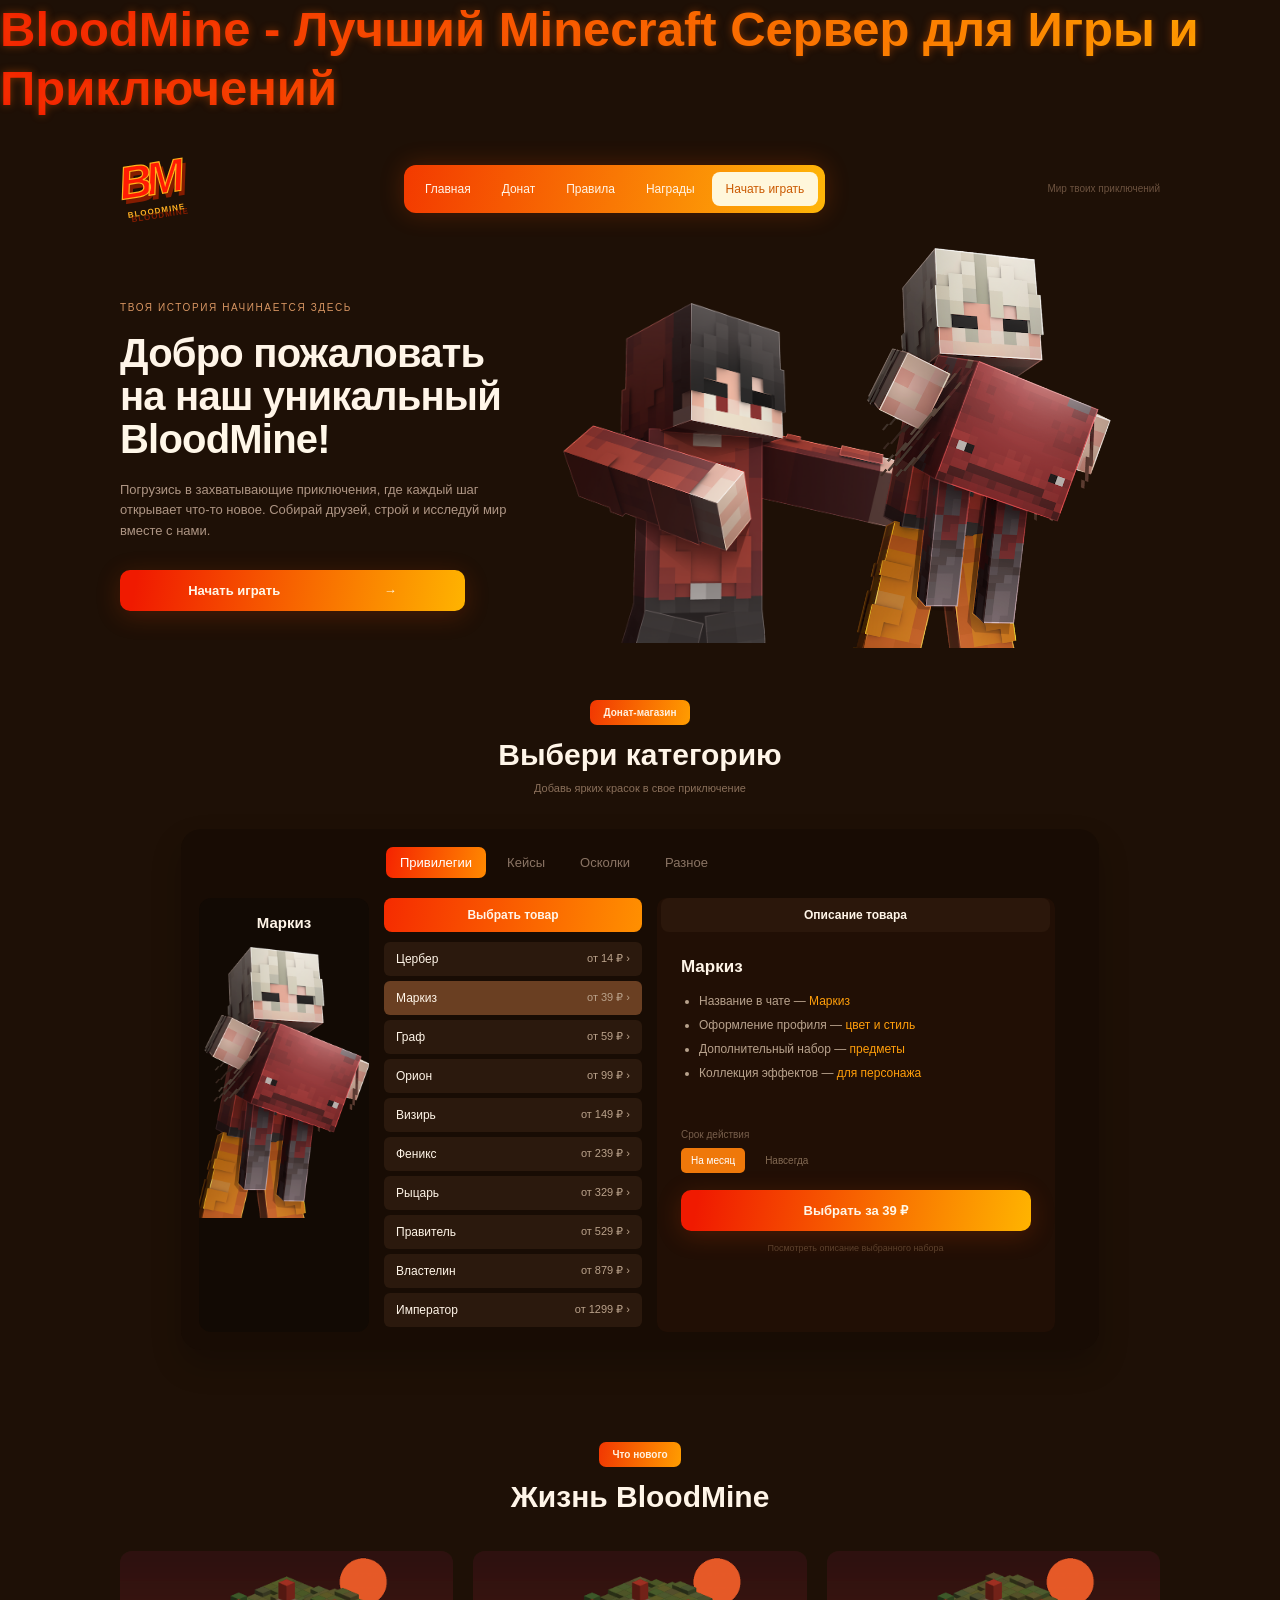
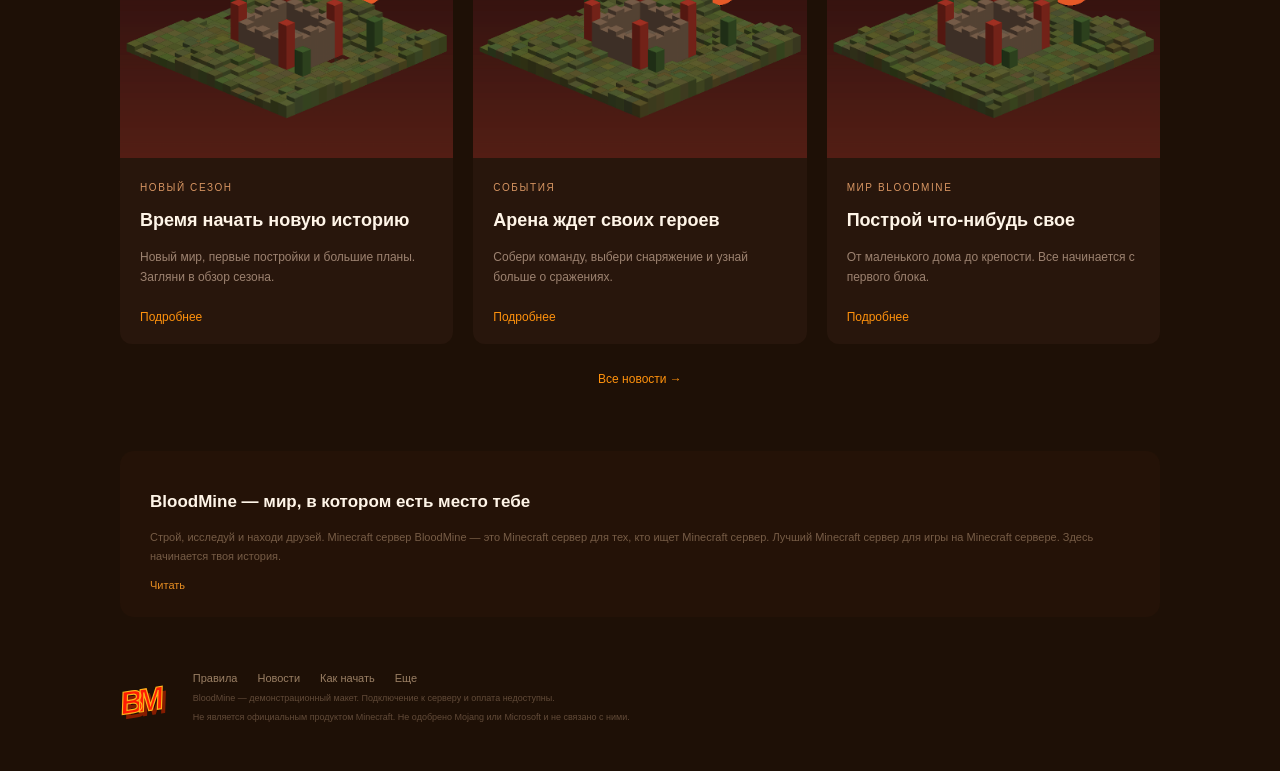
<file: index.html>
<!DOCTYPE html>
<html lang="ru">
<head>
  <meta charset="UTF-8">
  <title>Главная</title>
  <meta name="description" content="BloodMine — лучший Minecraft сервер для игры и приключений. Строй, исследуй и находи друзей в нашем уникальном мире. Узнай о наборах, правилах и как начать играть.">
  <meta name="keywords" content="minecraft, сервер, сервер майнкрафт, майнкрафт сервер, лучший сервер, донат, minecraft сервер">
  <script src="assets/js/catalog.js"></script>
  <script src="assets/js/widgets.js"></script>
  <link rel="stylesheet" href="assets/css/components.css">
  <link rel="stylesheet" href="assets/css/styles.css">
  <style>h1 { /* Или более специфичный селектор, например .page-rules h1 */
  font-size: 3.5em; /* Чуть меньше, чем на главной */
  margin: 0 0 20px 0;
  background: linear-gradient(100deg, #f01a00 5%, #ffb400 100%);
  -webkit-background-clip: text;
  -webkit-text-fill-color: transparent;
  background-clip: text;
  color: transparent;
  text-shadow: 0 0 8px rgba(255, 100, 0, 0.4);
  line-height: 1.2;
}</style>
</head>
<body>
        <h1 class="h1">BloodMine - Лучший Minecraft Сервер для Игры и Приключений</h1>
    <div class="header wrap">
      <a class="logo" href="index.html">BM<span>BLOODMINE</span></a>
      <div class="nav">
        <a href="index.html">Главная</a><a href="index.html#shop">Донат</a><a href="rules.html">Правила</a><a href="rewards.html">Награды</a>
        <a class="nav-light" href="how-to-play.html">Начать играть</a>
      </div>
      <div class="header-note">Мир твоих приключений</div>
    </div>
    <div class="hero wrap">
      <div class="hero-copy"><span class="eyebrow">Твоя история начинается здесь</span><h2>Добро пожаловать<br>на наш уникальный<br><span>BloodMine!</span></h2>
      <p>Погрузись в захватывающие приключения, где каждый шаг открывает что-то новое. Собирай друзей, строй и исследуй мир вместе с нами.</p>
      <a class="orange hero-button" href="how-to-play.html">Начать играть <span>→</span></a></div>
      <div class="hero-players"><img class="hero-back" alt="Игровой герой" src="assets/images/hero-secondary.png"><img class="hero-front" src="assets/images/player.png"></div>
    </div>
    <div class="shop-section wrap" id="shop">
      <div class="section-title"><span class="pill">Донат-магазин</span><h2>Выбери категорию</h2><p>Добавь ярких красок в свое приключение</p></div>
      <div class="store">
        <div class="tabs"><div class="tab active" data-category="ranks" onclick="setCategory('ranks')">Привилегии</div><div class="tab" data-category="cases" onclick="setCategory('cases')">Кейсы</div><div class="tab" data-category="shards" onclick="setCategory('shards')">Осколки</div><div class="tab" data-category="other" onclick="setCategory('other')">Разное</div></div>
        <div class="store-body"><div class="store-preview"><h4 id="preview-name">Маркиз</h4><img alt="Игровой герой" id="preview-image" src="assets/images/player.png"></div>
          <div class="product-column"><div class="column-heading">Выбрать товар</div><div id="product-list"></div></div>
          <div class="description-column"><div class="column-heading secondary">Описание товара</div><h4 id="product-name">Маркиз</h4><div id="product-description"></div><div class="term-label">Срок действия</div><div class="terms"><span class="selected" onclick="setTerm(this,'На месяц')">На месяц</span><span onclick="setTerm(this,'Навсегда')">Навсегда</span></div><button id="choose-product" class="orange" onclick="selectProduct()">Выбрать за 39 ₽</button><p class="fineprint">Посмотреть описание выбранного набора</p></div>
        </div>
      </div>
    </div>
    <div class="wrap news-section"><div class="section-title"><span class="pill">Что нового</span><h2>Жизнь BloodMine</h2></div><div class="news-grid">
        <div class="news-card"><img alt="Мир BloodMine"  src="assets/images/season.png"><div class="news-copy"><span class="eyebrow">Новый сезон</span><h4>Время начать новую историю</h4><p>Новый мир, первые постройки и большие планы. Загляни в обзор сезона.</p><a href="article.html">Подробнее</a></div></div>
        <div class="news-card"><img alt="Мир BloodMine"  src="assets/images/arena.png"><div class="news-copy"><span class="eyebrow">События</span><h4>Арена ждет своих героев</h4><p>Собери команду, выбери снаряжение и узнай больше о сражениях.</p><a href="events.html">Подробнее</a></div></div>
        <div class="news-card"><img alt="Мир BloodMine" src="assets/images/world.png"><div class="news-copy"><span class="eyebrow">Мир BloodMine</span><h4>Построй что-нибудь свое</h4><p>От маленького дома до крепости. Все начинается с первого блока.</p><a href="world.html">Подробнее</a></div></div>
      </div><a class="text-link" href="news.html">Все новости →</a></div>
    <div class="wrap about"><h4>BloodMine — мир, в котором есть место тебе</h4><p>Строй, исследуй и находи друзей. Minecraft сервер BloodMine — это Minecraft сервер для тех, кто ищет Minecraft сервер. Лучший Minecraft сервер для игры на Minecraft сервере. Здесь начинается твоя история.</p><a href="rules.html">Читать</a></div>
    <div class="footer wrap">
      <a class="logo small-logo" href="index.html">BM</a>
      <div><div class="footer-links"><a href="rules.html">Правила</a><a href="news.html">Новости</a><a href="how-to-play.html">Как начать</a><a href="archive.html">Еще</a></div>
      <p>BloodMine — демонстрационный макет. Подключение к серверу и оплата недоступны.</p>
      <p>Не является официальным продуктом Minecraft. Не одобрено Mojang или Microsoft и не связано с ними.</p></div>
    </div>
    <div class="overlay" id="dialog"><div class="modal"><div class="modal-close" onclick="closeDialog()">×</div><div class="pill">BloodMine</div><h2 id="dialog-title">Информация</h2><p id="dialog-text"></p><button class="orange" onclick="closeDialog()">Понятно</button></div></div>
    <div class="toast" id="toast"></div>
    <script src="assets/js/app.js"></script><script src="assets/js/effects.js"></script>
</body>
</html>
</file>
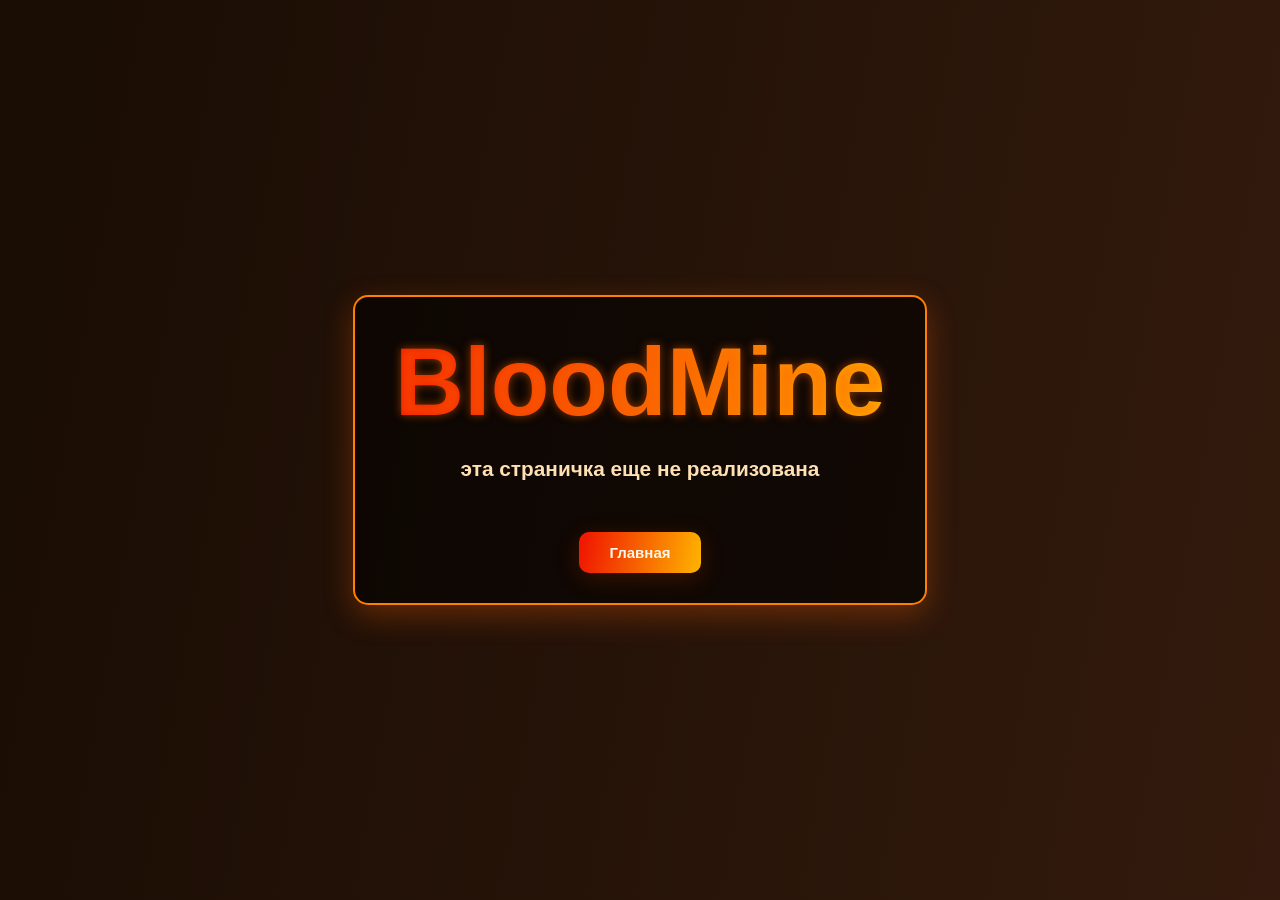
<file: archive.html>
<!DOCTYPE html>
<html lang="ru">
<head>
  <meta charset="UTF-8">
  <title>BloodMine - В разработке</title>
  <style>
    body {
      margin: 0;
      font-family: 'Arial', sans-serif;
      background: linear-gradient(100deg, #1a0d04 5%, #331a0d 100%); 
      color: #fff;
      display: flex;
      justify-content: center;
      align-items: center;
      min-height: 100vh;
      text-align: center;
      overflow: hidden;
    }
    .container {
      background-color: rgba(0, 0, 0, 0.6);
      padding: 30px 40px;
      border-radius: 15px;
      box-shadow: 0 10px 30px rgba(255, 100, 0, 0.3);
      border: 2px solid #ff7f00;
    }
    h1 {
      font-size: 6em; /* Больше! */
      margin: 0;
      background: linear-gradient(100deg, #f01a00 5%, #ffb400 100%);
      -webkit-background-clip: text;
      -webkit-text-fill-color: transparent;
      background-clip: text;
      color: transparent;
      text-shadow: 0 0 10px rgba(255, 100, 0, 0.5);
    }
    p {
      font-size: 1.3em; 
      margin-top: 20px;
      color: #ffe0b2; 
      font-weight: bold;
    }
    a {
      display: inline-block;
      margin-top: 30px;
      padding: 12px 30px;
      background: linear-gradient(100deg, #f01a00 5%, #ffb400 100%);
      color: #fff7e8;
      border-radius: 10px;
      font-size: 15px;
      font-weight: bold;
      text-decoration: none;
      box-shadow: 0 5px 25px rgba(233, 65, 0, 0.2);
      transition: transform 0.3s ease, box-shadow 0.3s ease;
    }
    a:hover {
      transform: translateY(-3px);
      box-shadow: 0 8px 30px rgba(233, 65, 0, 0.3);
    }
  </style>
</head>
<body>
  <div class="container">
    <h1>BloodMine</h1>
    <p>эта страничка еще не реализована</p>
    <a href="index.html">Главная</a>
  </div>
</body>
</html>
</file>
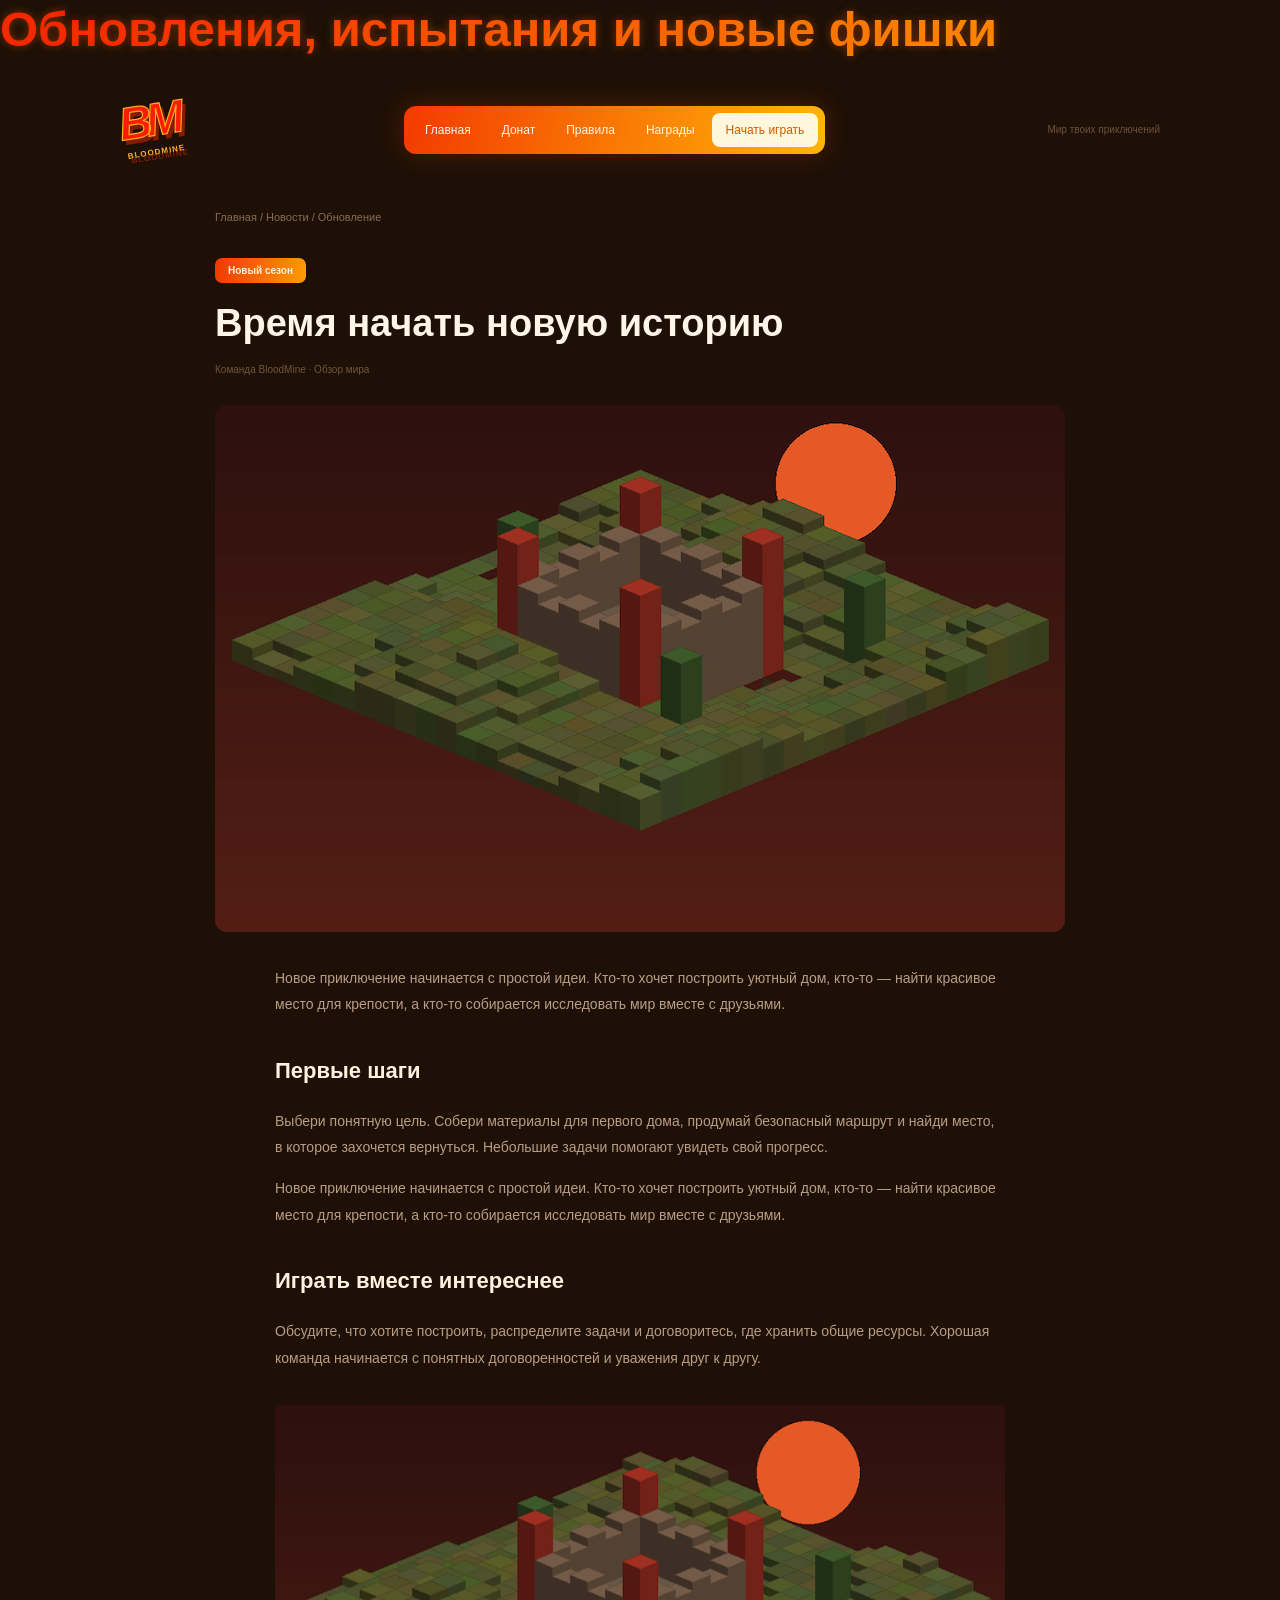
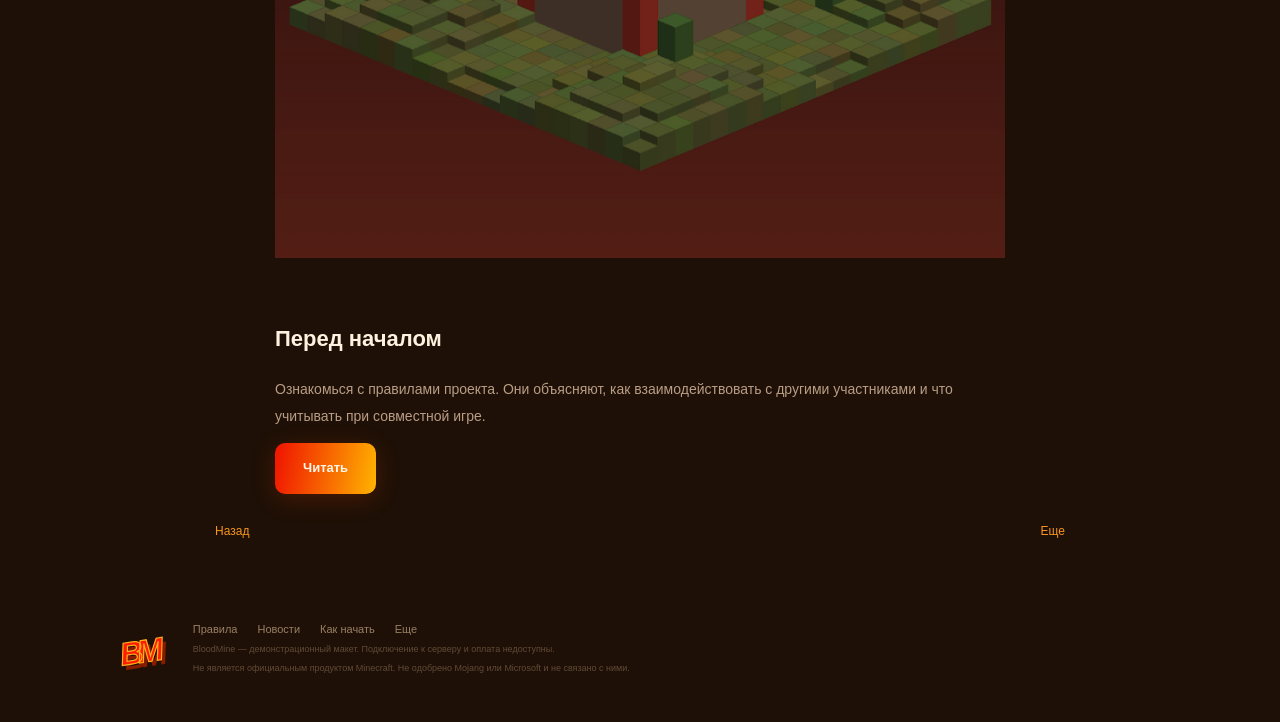
<file: article.html>
<!DOCTYPE html>
<html lang="ru">
<head>
  <meta charset="UTF-8">
  <title>Советы и гайд</title>
  <meta name="description" content="Лучший Minecraft сервер. Minecraft сервер, играть Minecraft, сервер Minecraft, лучший сервер.">
  <meta name="keywords" content="minecraft, сервер, сервер майнкрафт, майнкрафт сервер, лучший сервер, донат, minecraft сервер">
  <script src="assets/js/catalog.js"></script>
  <script src="assets/js/widgets.js"></script>
  <link rel="stylesheet" href="assets/css/components.css">
  <link rel="stylesheet" href="assets/css/styles.css">
  <style>h1 { /* Или более специфичный селектор, например .page-rules h1 */
  font-size: 3.5em; /* Чуть меньше, чем на главной */
  margin: 0 0 20px 0;
  background: linear-gradient(100deg, #f01a00 5%, #ffb400 100%);
  -webkit-background-clip: text;
  -webkit-text-fill-color: transparent;
  background-clip: text;
  color: transparent;
  text-shadow: 0 0 8px rgba(255, 100, 0, 0.4);
  line-height: 1.2;
}</style>
</head>
<body>
  <h1>Обновления, испытания и новые фишки</h1>
    <div class="header wrap">
      <a class="logo" href="index.html">BM<span>BLOODMINE</span></a>
      <div class="nav">
        <a href="index.html">Главная</a><a href="index.html#shop">Донат</a><a href="rules.html">Правила</a><a href="rewards.html">Награды</a>
        <a class="nav-light" href="how-to-play.html">Начать играть</a>
      </div>
      <div class="header-note">Мир твоих приключений</div>
    </div>
    <div class="wrap article-page"><div class="breadcrumbs"><a href="index.html">Главная</a> / <a href="news.html">Новости</a> / Обновление</div><span class="pill">Новый сезон</span><h2>Время начать новую историю</h2><p class="article-meta">Команда BloodMine · Обзор мира</p><img class="article-cover" alt="Новый сезон" src="assets/images/season.png"><div class="article-body"><p>Новое приключение начинается с простой идеи. Кто-то хочет построить уютный дом, кто-то — найти красивое место для крепости, а кто-то собирается исследовать мир вместе с друзьями.</p><h4>Первые шаги</h4><p>Выбери понятную цель. Собери материалы для первого дома, продумай безопасный маршрут и найди место, в которое захочется вернуться. Небольшие задачи помогают увидеть свой прогресс.</p><p>Новое приключение начинается с простой идеи. Кто-то хочет построить уютный дом, кто-то — найти красивое место для крепости, а кто-то собирается исследовать мир вместе с друзьями.</p><h4>Играть вместе интереснее</h4><p>Обсудите, что хотите построить, распределите задачи и договоритесь, где хранить общие ресурсы. Хорошая команда начинается с понятных договоренностей и уважения друг к другу.</p><img src="assets/images/world.png"><h4>Перед началом</h4><p>Ознакомься с правилами проекта. Они объясняют, как взаимодействовать с другими участниками и что учитывать при совместной игре.</p><a class="orange" href="rules.html">Читать</a></div><div class="article-bottom"><a href="news.html">Назад</a><a href="index.html#shop">Еще</a></div></div>
    <div class="footer wrap">
      <a class="logo small-logo" href="index.html">BM</a>
      <div><div class="footer-links"><a href="rules.html">Правила</a><a href="news.html">Новости</a><a href="how-to-play.html">Как начать</a><a href="archive.html">Еще</a></div>
      <p>BloodMine — демонстрационный макет. Подключение к серверу и оплата недоступны.</p>
      <p>Не является официальным продуктом Minecraft. Не одобрено Mojang или Microsoft и не связано с ними.</p></div>
    </div>
    <div class="overlay" id="dialog"><div class="modal"><div class="modal-close" onclick="closeDialog()">×</div><div class="pill">BloodMine</div><h2 id="dialog-title">Информация</h2><p id="dialog-text"></p><button class="orange" onclick="closeDialog()">Понятно</button></div></div>
    <div class="toast" id="toast"></div>
    <script src="assets/js/app.js"></script><script src="assets/js/effects.js"></script>
</body>
</html>
</file>
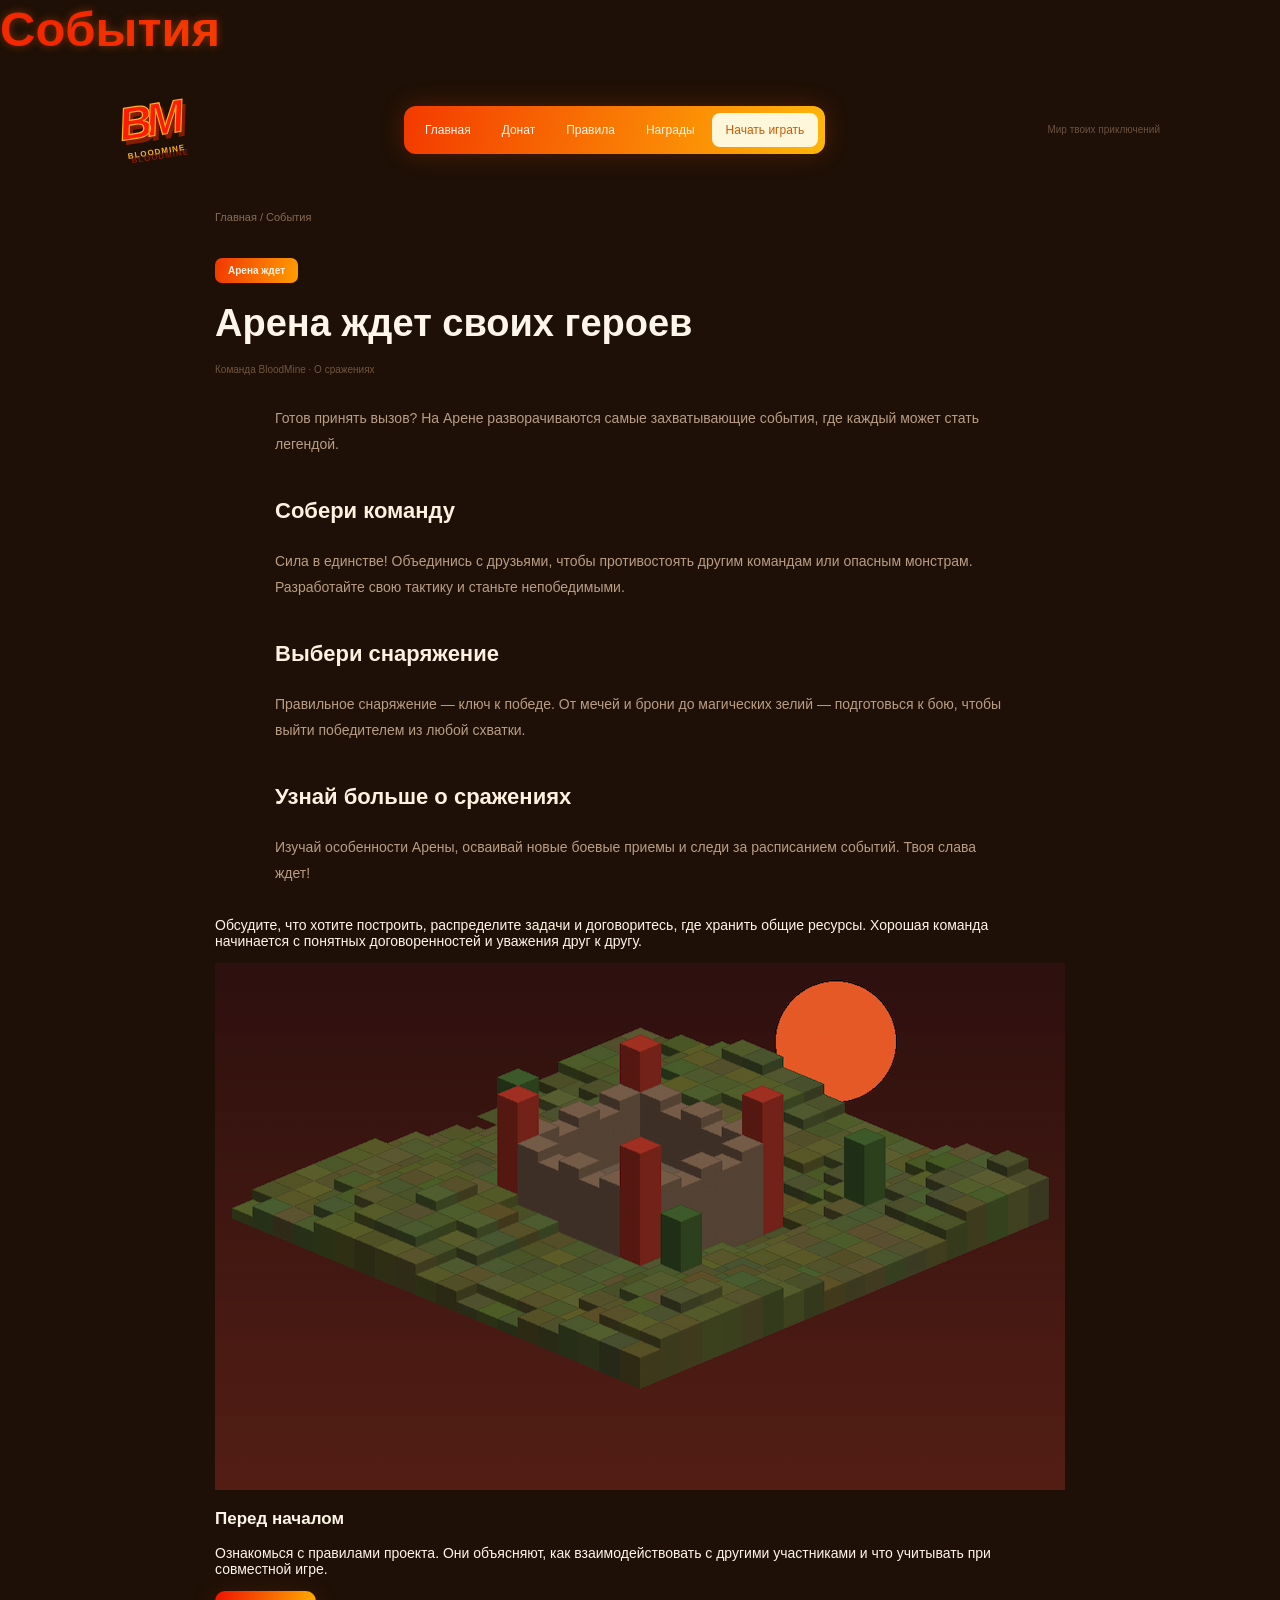
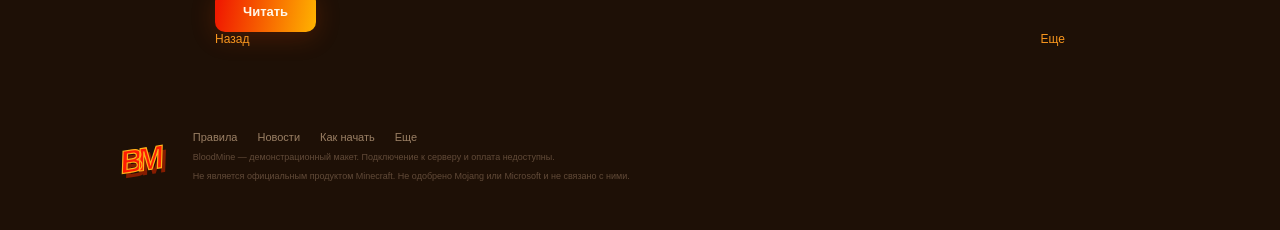
<file: events.html>
<!DOCTYPE html>
<html lang="ru">
<head>
  <meta charset="UTF-8">
  <title>События</title>
  <meta name="description" content="События на сервере BloodMine. Арена ждет своих героев, собирай команду и сражайся!">
  <meta name="keywords" content="minecraft, сервер, сервер майнкрафт, майнкрафт сервер, лучший сервер, события, арена, сражения">
  <script src="assets/js/catalog.js"></script>
  <script src="assets/js/widgets.js"></script>
  <link rel="stylesheet" href="assets/css/components.css">
  <link rel="stylesheet" href="assets/css/styles.css">
  <style>h1 {
  font-size: 3.5em;
  margin: 0 0 20px 0;
  background: linear-gradient(100deg, #f01a00 5%, #ffb400 100%);
  -webkit-background-clip: text;
  -webkit-text-fill-color: transparent;
  background-clip: text;
  color: transparent;
  text-shadow: 0 0 8px rgba(255, 100, 0, 0.4);
  line-height: 1.2;
}</style>
</head>
<body>
  <h1>События</h1>
    <div class="header wrap">
      <a class="logo" href="index.html">BM<span>BLOODMINE</span></a>
      <div class="nav">
        <a href="index.html">Главная</a><a href="index.html#shop">Донат</a><a href="rules.html">Правила</a><a href="rewards.html">Награды</a>
        <a class="nav-light" href="how-to-play.html">Начать играть</a>
      </div>
      <div class="header-note">Мир твоих приключений</div>
    </div>
    <div class="wrap article-page">
      <div class="breadcrumbs"><a href="index.html">Главная</a> / События</div>
      <span class="pill">Арена ждет</span>
      <h2>Арена ждет своих героев</h2>
      <p class="article-meta">Команда BloodMine · О сражениях</p>
      <div class="article-body">
        <p>Готов принять вызов? На Арене разворачиваются самые захватывающие события, где каждый может стать легендой.</p>
        <h4>Собери команду</h4>
        <p>Сила в единстве! Объединись с друзьями, чтобы противостоять другим командам или опасным монстрам. Разработайте свою тактику и станьте непобедимыми.</p>
        <h4>Выбери снаряжение</h4>
        <p>Правильное снаряжение — ключ к победе. От мечей и брони до магических зелий — подготовься к бою, чтобы выйти победителем из любой схватки.</p>
        <h4>Узнай больше о сражениях</h4>
        <p>Изучай особенности Арены, осваивай новые боевые приемы и следи за расписанием событий. Твоя слава ждет!</p>
      </div>
      <!-- Блок с контентом из вашего сообщения -->
      <p>Обсудите, что хотите построить, распределите задачи и договоритесь, где хранить общие ресурсы. Хорошая команда начинается с понятных договоренностей и уважения друг к другу.</p>
      <img src="assets/images/arena.png"> <!-- Предполагаемое изображение -->
      <h4>Перед началом</h4>
      <p>Ознакомься с правилами проекта. Они объясняют, как взаимодействовать с другими участниками и что учитывать при совместной игре.</p>
      <a class="orange" href="rules.html">Читать</a>
      <!-- Конец блока из вашего сообщения -->
      <div class="article-bottom"><a href="news.html">Назад</a><a href="index.html#shop">Еще</a></div>
    </div>
    <div class="footer wrap">
      <a class="logo small-logo" href="index.html">BM</a>
      <div>
        <div class="footer-links"><a href="rules.html">Правила</a><a href="news.html">Новости</a><a href="how-to-play.html">Как начать</a><a href="archive.html">Еще</a></div>
        <p>BloodMine — демонстрационный макет. Подключение к серверу и оплата недоступны.</p>
        <p>Не является официальным продуктом Minecraft. Не одобрено Mojang или Microsoft и не связано с ними.</p>
      </div>
    </div>
    <div class="overlay" id="dialog"><div class="modal"><div class="modal-close" onclick="closeDialog()">×</div><div class="pill">BloodMine</div><h2 id="dialog-title">Информация</h2><p id="dialog-text"></p><button class="orange" onclick="closeDialog()">Понятно</button></div></div>
    <div class="toast" id="toast"></div>
    <script src="assets/js/app.js"></script><script src="assets/js/effects.js"></script>
</body>
</html>
</file>
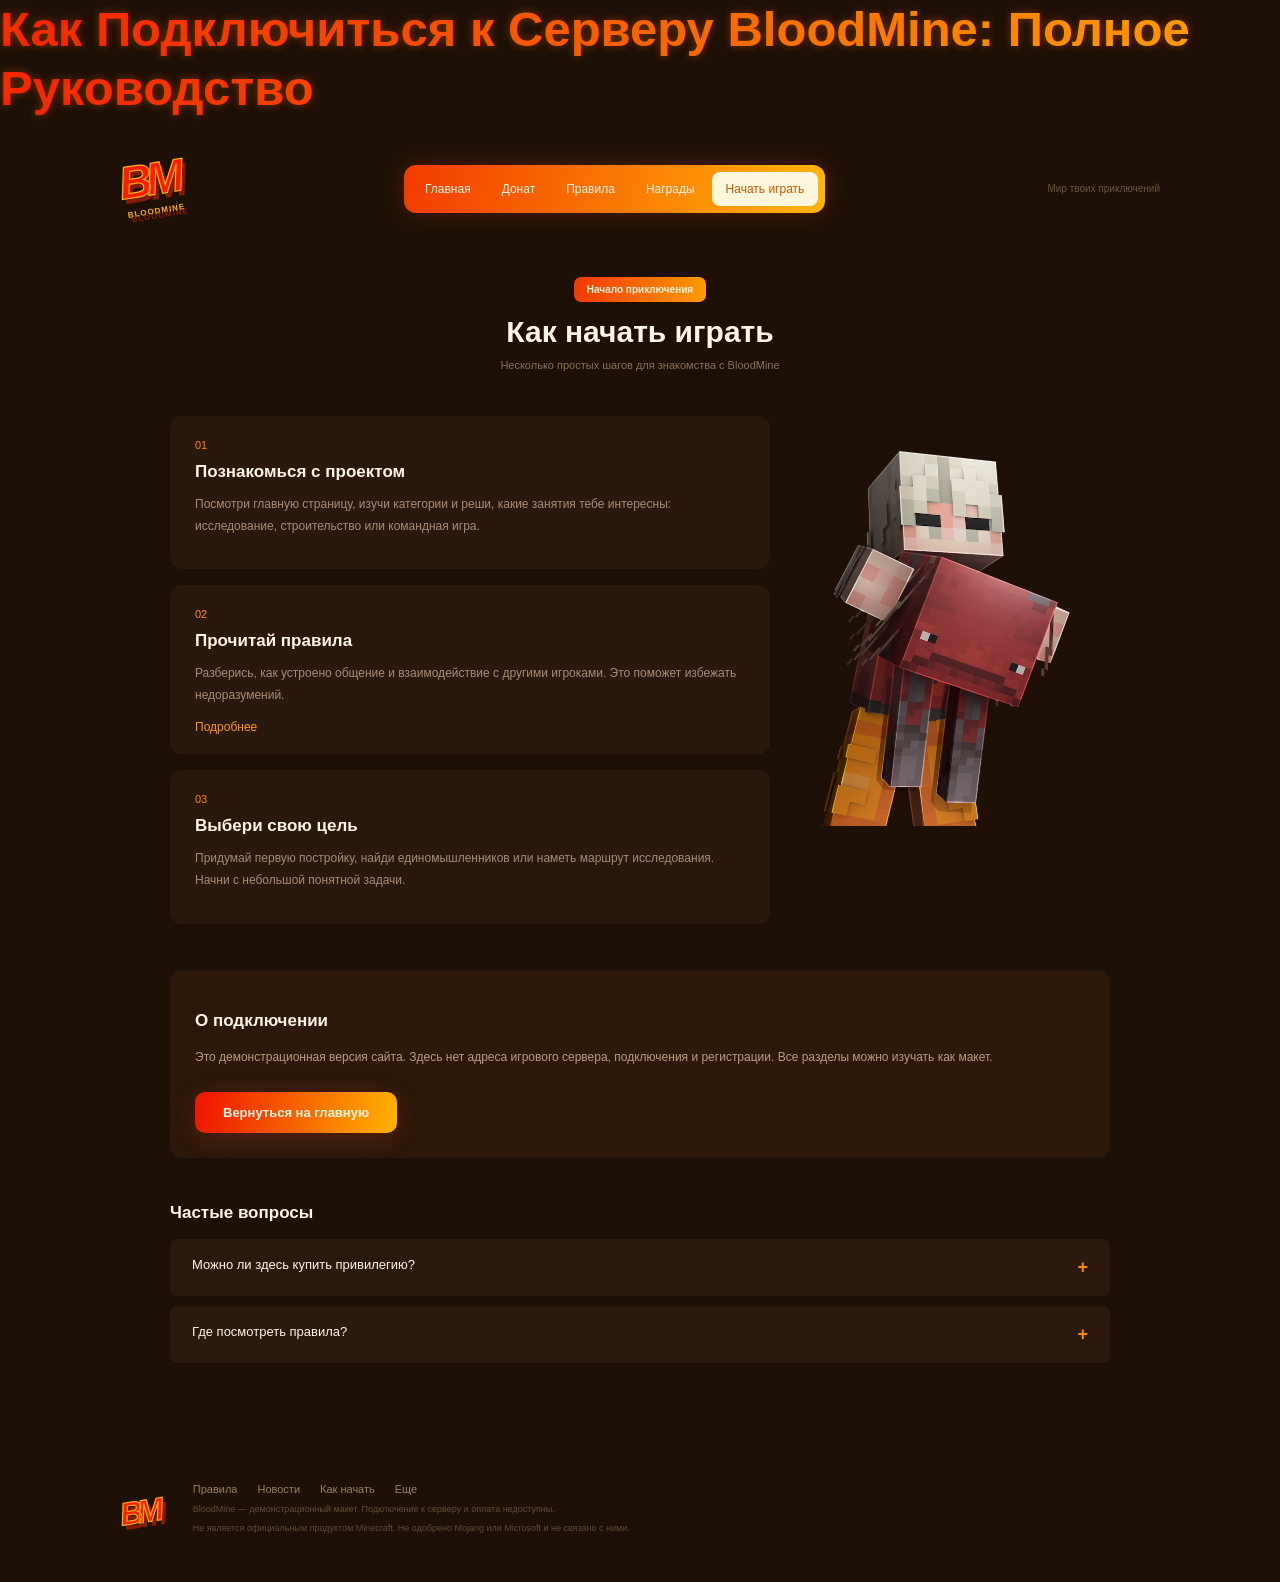
<file: how-to-play.html>
<!DOCTYPE html>
<html lang="ru">
<head>
  <meta charset="UTF-8">
  <title>Как играть</title>
  <meta name="description" content=Как подключиться к серверу BloodMine: IP-адрес, версия Minecraft, пошаговая инструкция и советы новичкам. Начни свое приключение в мире BloodMine!">
  <meta name="keywords" content="minecraft, сервер, сервер майнкрафт, майнкрафт сервер, лучший сервер, донат, minecraft сервер">
  <script src="assets/js/catalog.js"></script>
  <script src="assets/js/widgets.js"></script>
  <link rel="stylesheet" href="assets/css/components.css">
  <link rel="stylesheet" href="assets/css/styles.css">
  <style>h1 { /* Или более специфичный селектор, например .page-rules h1 */
  font-size: 3.5em; /* Чуть меньше, чем на главной */
  margin: 0 0 20px 0;
  background: linear-gradient(100deg, #f01a00 5%, #ffb400 100%);
  -webkit-background-clip: text;
  -webkit-text-fill-color: transparent;
  background-clip: text;
  color: transparent;
  text-shadow: 0 0 8px rgba(255, 100, 0, 0.4);
  line-height: 1.2;
}</style>
</head>
<body>
  <h1>Как Подключиться к Серверу BloodMine: Полное Руководство</h1>
    <div class="header wrap">
      <a class="logo" href="index.html">BM<span>BLOODMINE</span></a>
      <div class="nav">
        <a href="index.html">Главная</a><a href="index.html#shop">Донат</a><a href="rules.html">Правила</a><a href="rewards.html">Награды</a>
        <a class="nav-light" href="how-to-play.html">Начать играть</a>
      </div>
      <div class="header-note">Мир твоих приключений</div>
    </div>
    <div class="wrap inner-page"><div class="section-title"><span class="pill">Начало приключения</span><h2>Как начать играть</h2><p>Несколько простых шагов для знакомства с BloodMine</p></div>
    <div class="guide-layout"><div class="guide-steps"><div class="guide-step"><span>01</span><h4>Познакомься с проектом</h4><p>Посмотри главную страницу, изучи категории и реши, какие занятия тебе интересны: исследование, строительство или командная игра.</p></div><div class="guide-step"><span>02</span><h4>Прочитай правила</h4><p>Разберись, как устроено общение и взаимодействие с другими игроками. Это поможет избежать недоразумений.</p><a href="rules.html">Подробнее</a></div><div class="guide-step"><span>03</span><h4>Выбери свою цель</h4><p>Придумай первую постройку, найди единомышленников или наметь маршрут исследования. Начни с небольшой понятной задачи.</p></div></div><img class="guide-player" alt="Игровой герой" src="assets/images/player.png"></div>
    <div class="guide-note"><h4>О подключении</h4><p>Это демонстрационная версия сайта. Здесь нет адреса игрового сервера, подключения и регистрации. Все разделы можно изучать как макет.</p><a class="orange" href="index.html">Вернуться на главную</a></div>
    <div class="faq"><h4>Частые вопросы</h4><div class="rule"><div class="rule-heading" onclick="toggleRule(this)">Можно ли здесь купить привилегию?<b>+</b></div><div class="rule-content">Нет. Каталог показывает пример выбора товара. Платежи и выдача игровых предметов не подключены.</div></div><div class="rule"><div class="rule-heading" onclick="toggleRule(this)">Где посмотреть правила?<b>+</b></div><div class="rule-content">Открой раздел «Правила» в верхнем меню. Каждый пункт можно раскрыть отдельно.</div></div></div></div>
    <div class="footer wrap">
      <a class="logo small-logo" href="index.html">BM</a>
      <div><div class="footer-links"><a href="rules.html">Правила</a><a href="news.html">Новости</a><a href="how-to-play.html">Как начать</a><a href="archive.html">Еще</a></div>
      <p>BloodMine — демонстрационный макет. Подключение к серверу и оплата недоступны.</p>
      <p>Не является официальным продуктом Minecraft. Не одобрено Mojang или Microsoft и не связано с ними.</p></div>
    </div>
    <div class="overlay" id="dialog"><div class="modal"><div class="modal-close" onclick="closeDialog()">×</div><div class="pill">BloodMine</div><h2 id="dialog-title">Информация</h2><p id="dialog-text"></p><button class="orange" onclick="closeDialog()">Понятно</button></div></div>
    <div class="toast" id="toast"></div>
    <script src="assets/js/app.js"></script><script src="assets/js/effects.js"></script>
</body>
</html>
</file>
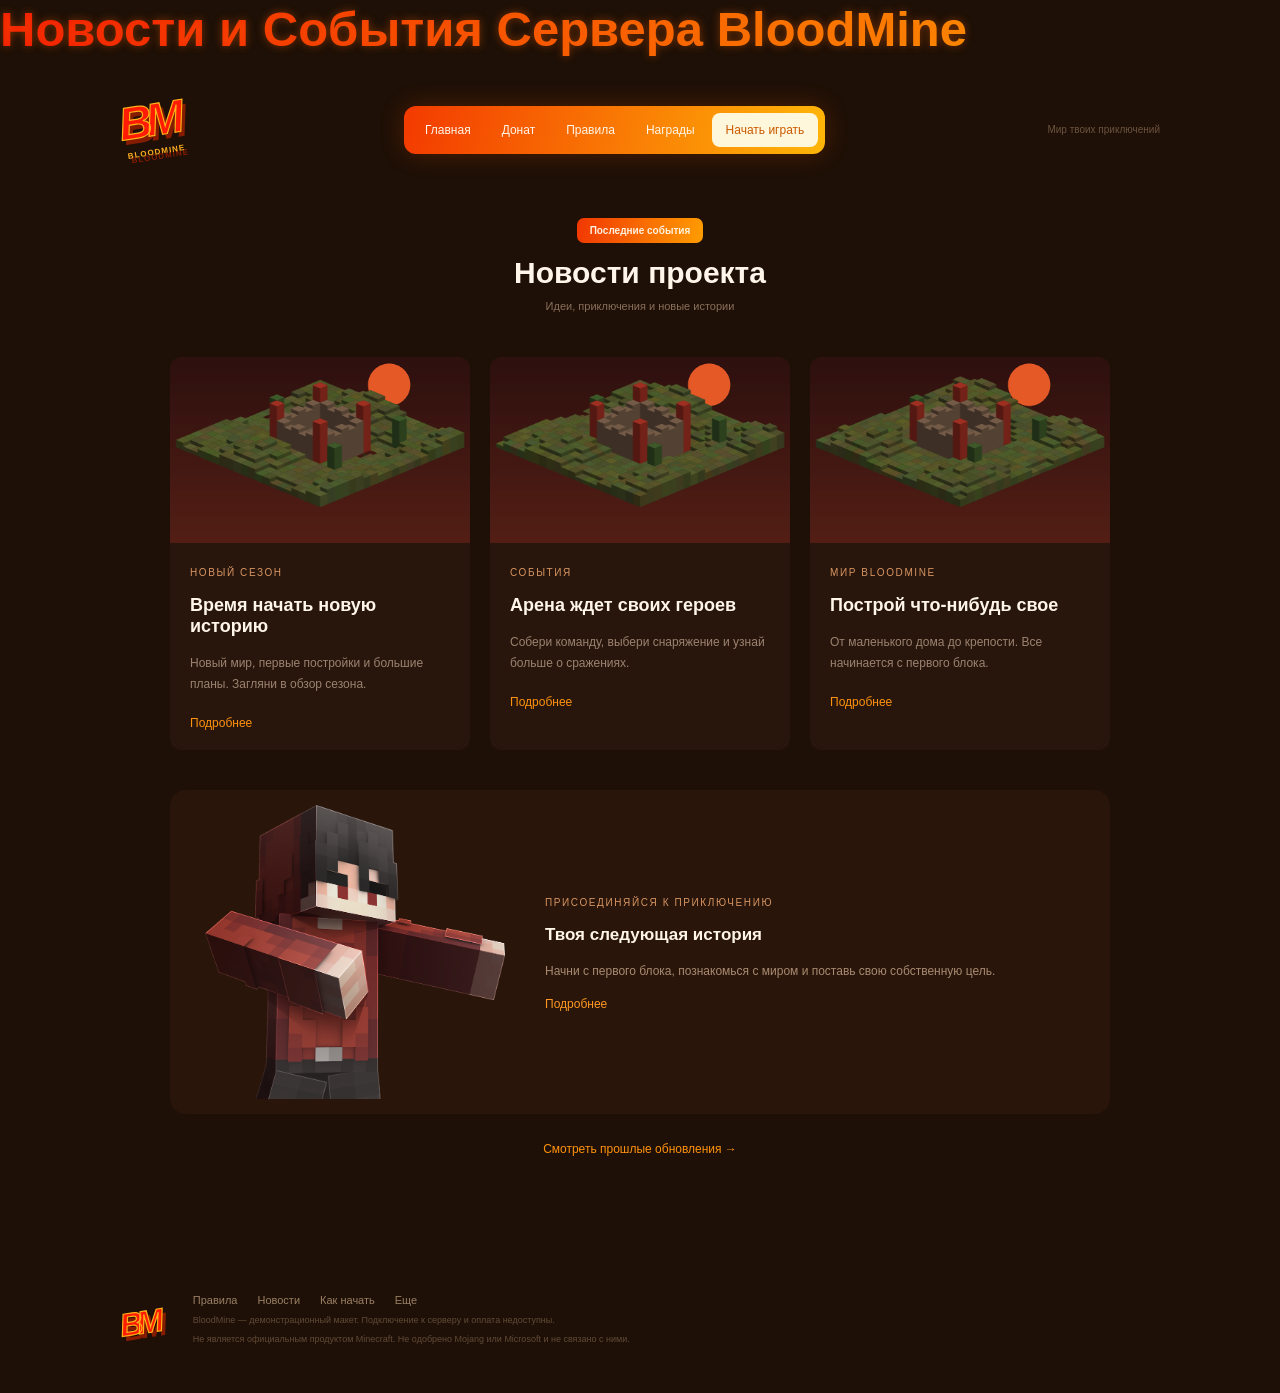
<file: news.html>
<!DOCTYPE html>
<html lang="ru">
<head>
  <meta charset="UTF-8">
  <title>Новости</title>
  <meta name="description" content="Новости сервера BloodMine: обновления, анонсы сезонов, ивенты и события. Узнай все о жизни сервера и стань героем новых приключений.">
  <meta name="keywords" content="minecraft, сервер, сервер майнкрафт, майнкрафт сервер, лучший сервер, донат, minecraft сервер">
  <script src="assets/js/catalog.js"></script>
  <script src="assets/js/widgets.js"></script>
  <link rel="stylesheet" href="assets/css/components.css">
  <link rel="stylesheet" href="assets/css/styles.css">
  <style>h1 { /* Или более специфичный селектор, например .page-rules h1 */
  font-size: 3.5em; /* Чуть меньше, чем на главной */
  margin: 0 0 20px 0;
  background: linear-gradient(100deg, #f01a00 5%, #ffb400 100%);
  -webkit-background-clip: text;
  -webkit-text-fill-color: transparent;
  background-clip: text;
  color: transparent;
  text-shadow: 0 0 8px rgba(255, 100, 0, 0.4);
  line-height: 1.2;
}</style>
</head>
<body>
  <h1>Новости и События Сервера BloodMine</h1>
    <div class="header wrap">
      <a class="logo" href="index.html">BM<span>BLOODMINE</span></a>
      <div class="nav">
        <a href="index.html">Главная</a><a href="index.html#shop">Донат</a><a href="rules.html">Правила</a><a href="rewards.html">Награды</a>
        <a class="nav-light" href="how-to-play.html">Начать играть</a>
      </div>
      <div class="header-note">Мир твоих приключений</div>
    </div>
    <div class="wrap inner-page"><div class="section-title"><span class="pill">Последние события</span><h2>Новости проекта</h2><p>Идеи, приключения и новые истории</p></div><div class="news-grid">
        <div class="news-card"><img src="assets/images/season.png" alt="Мир BloodMine"><div class="news-copy"><span class="eyebrow">Новый сезон</span><h4>Время начать новую историю</h4><p>Новый мир, первые постройки и большие планы. Загляни в обзор сезона.</p><a href="article.html">Подробнее</a></div></div>
        <div class="news-card"><img src="assets/images/arena.png" alt="Мир BloodMine"><div class="news-copy"><span class="eyebrow">События</span><h4>Арена ждет своих героев</h4><p>Собери команду, выбери снаряжение и узнай больше о сражениях.</p><a href="article.html">Подробнее</a></div></div>
        <div class="news-card"><img src="assets/images/world.png" alt="Мир BloodMine"><div class="news-copy"><span class="eyebrow">Мир BloodMine</span><h4>Построй что-нибудь свое</h4><p>От маленького дома до крепости. Все начинается с первого блока.</p><a href="article.html">Подробнее</a></div></div>
      </div><div class="news-wide"><img src="assets/images/hero-secondary.png" alt="Игровой герой"><div><span class="eyebrow">Присоединяйся к приключению</span><h4>Твоя следующая история</h4><p>Начни с первого блока, познакомься с миром и поставь свою собственную цель.</p><a href="how-to-play.html">Подробнее</a></div></div><a class="text-link" href="archive.html">Смотреть прошлые обновления →</a></div>
    <div class="footer wrap">
      <a class="logo small-logo" href="index.html">BM</a>
      <div><div class="footer-links"><a href="rules.html">Правила</a><a href="news.html">Новости</a><a href="how-to-play.html">Как начать</a><a href="archive.html">Еще</a></div>
      <p>BloodMine — демонстрационный макет. Подключение к серверу и оплата недоступны.</p>
      <p>Не является официальным продуктом Minecraft. Не одобрено Mojang или Microsoft и не связано с ними.</p></div>
    </div>
    <div class="overlay" id="dialog"><div class="modal"><div class="modal-close" onclick="closeDialog()">×</div><div class="pill">BloodMine</div><h2 id="dialog-title">Информация</h2><p id="dialog-text"></p><button class="orange" onclick="closeDialog()">Понятно</button></div></div>
    <div class="toast" id="toast"></div>
    <script src="assets/js/app.js"></script><script src="assets/js/effects.js"></script>
</body>
</html>
</file>
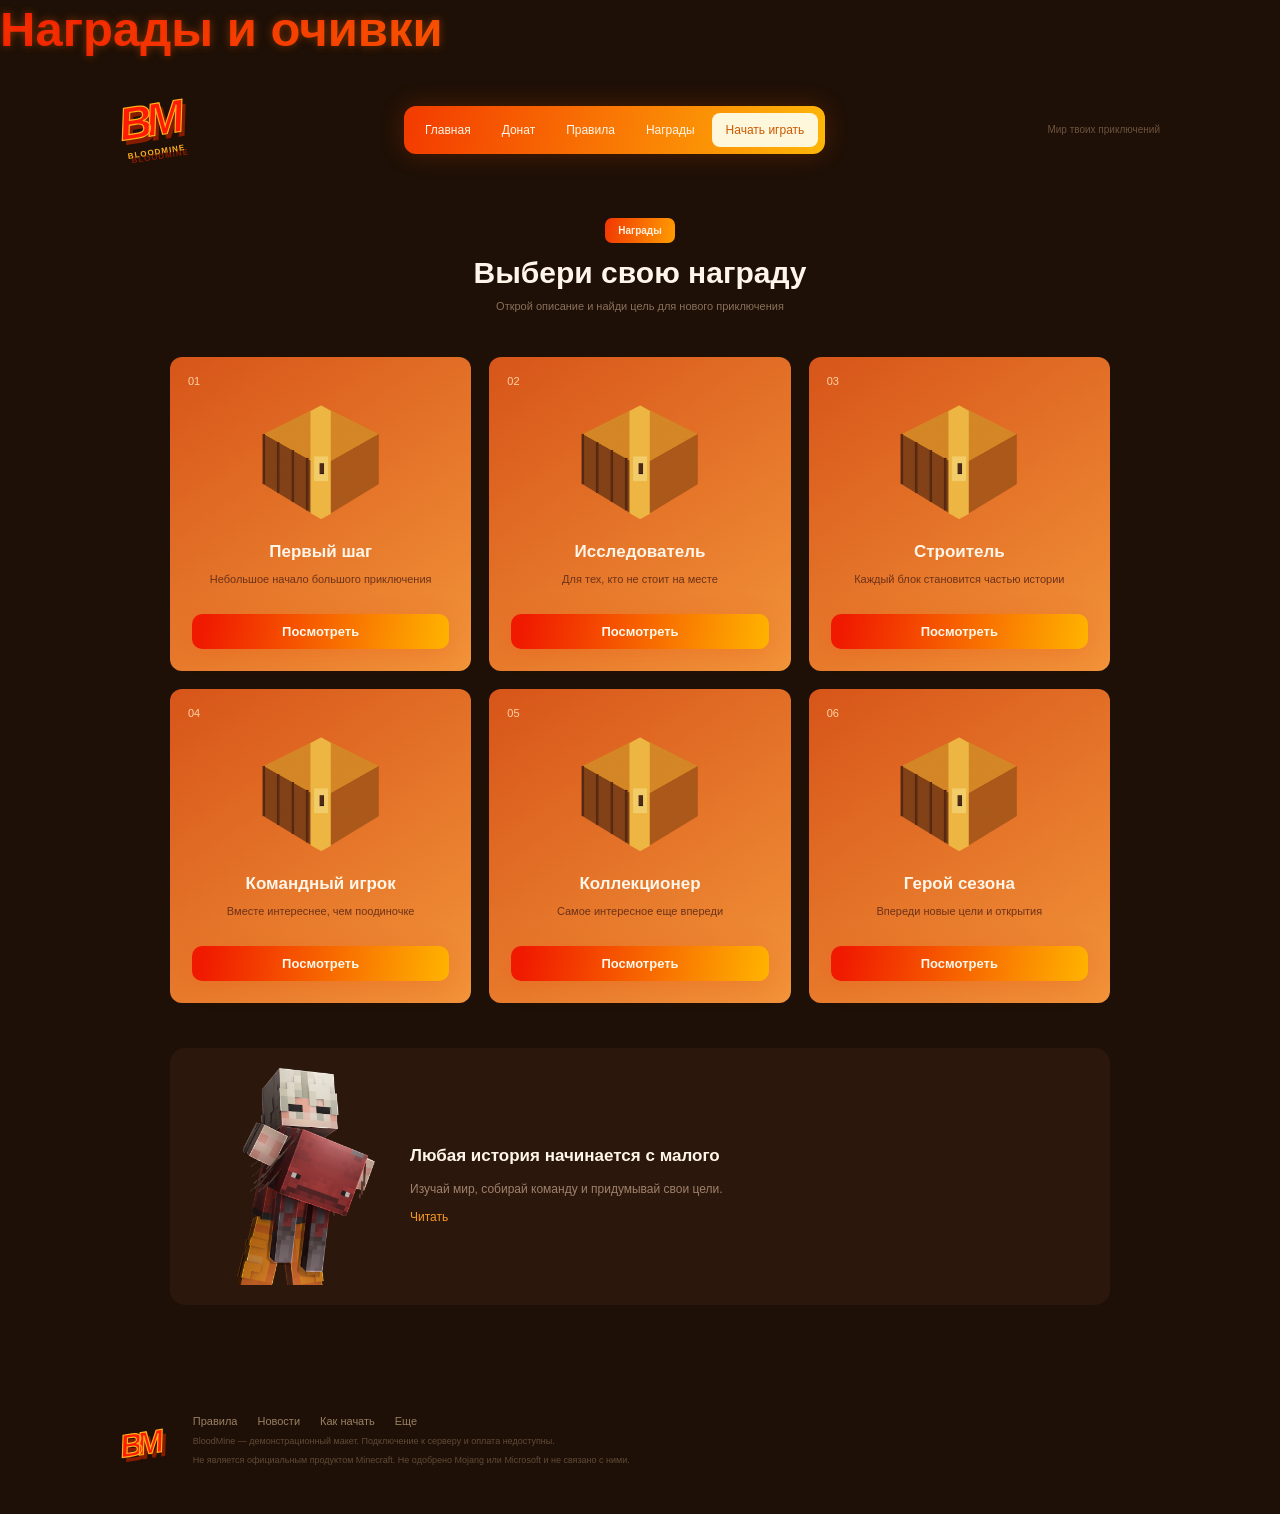
<file: rewards.html>
<!DOCTYPE html>
<html lang="ru">
<head>
  <meta charset="UTF-8">
  <title>Награды</title>
  <meta name="description" content="Купить наборы и привилегии на сервере BloodMine. Ознакомься с категориями, ценами и что дают наборы для Minecraft. Покупка доната — твой путь к новым возможностям.">
  <meta name="keywords" content="minecraft, сервер, сервер майнкрафт, майнкрафт сервер, лучший сервер, донат, minecraft сервер">
  <script src="assets/js/catalog.js"></script>
  <script src="assets/js/widgets.js"></script>
  <link rel="stylesheet" href="assets/css/components.css">
  <link rel="stylesheet" href="assets/css/styles.css">
  <style>h1 { /* Или более специфичный селектор, например .page-rules h1 */
  font-size: 3.5em; /* Чуть меньше, чем на главной */
  margin: 0 0 20px 0;
  background: linear-gradient(100deg, #f01a00 5%, #ffb400 100%);
  -webkit-background-clip: text;
  -webkit-text-fill-color: transparent;
  background-clip: text;
  color: transparent;
  text-shadow: 0 0 8px rgba(255, 100, 0, 0.4);
  line-height: 1.2;
}</style>
</head>
<body>
  <h1>Награды и очивки</h1>
    <div class="header wrap">
      <a class="logo" href="index.html">BM<span>BLOODMINE</span></a>
      <div class="nav">
        <a href="index.html">Главная</a><a href="index.html#shop">Донат</a><a href="rules.html">Правила</a><a href="rewards.html">Награды</a>
        <a class="nav-light" href="how-to-play.html">Начать играть</a>
      </div>
      <div class="header-note">Мир твоих приключений</div>
    </div>
    <div class="wrap inner-page"><div class="section-title"><span class="pill">Награды</span><h2>Выбери свою награду</h2><p>Открой описание и найди цель для нового приключения</p></div><div class="rewards-grid"><div class="reward-card"><span class="reward-number">01</span><img src="assets/images/chest.png" alt="Награда"><h4>Первый шаг</h4><p>Небольшое начало большого приключения</p><button class="orange" onclick="showReward('Первый шаг')">Посмотреть</button></div>
<div class="reward-card"><span class="reward-number">02</span><img src="assets/images/chest.png" alt="Награда"><h4>Исследователь</h4><p>Для тех, кто не стоит на месте</p><button class="orange" onclick="showReward('Исследователь')">Посмотреть</button></div>
<div class="reward-card"><span class="reward-number">03</span><img src="assets/images/chest.png" alt="Награда"><h4>Строитель</h4><p>Каждый блок становится частью истории</p><button class="orange" onclick="showReward('Строитель')">Посмотреть</button></div>
<div class="reward-card"><span class="reward-number">04</span><img src="assets/images/chest.png" alt="Награда"><h4>Командный игрок</h4><p>Вместе интереснее, чем поодиночке</p><button class="orange" onclick="showReward('Командный игрок')">Посмотреть</button></div>
<div class="reward-card"><span class="reward-number">05</span><img src="assets/images/chest.png" alt="Награда"><h4>Коллекционер</h4><p>Самое интересное еще впереди</p><button class="orange" onclick="showReward('Коллекционер')">Посмотреть</button></div>
<div class="reward-card"><span class="reward-number">06</span><img src="assets/images/chest.png" alt="Награда"><h4>Герой сезона</h4><p>Впереди новые цели и открытия</p><button class="orange" onclick="showReward('Герой сезона')">Посмотреть</button></div></div><div class="reward-banner"><img src="assets/images/player.png" alt="Игровой герой"><div><h4>Любая история начинается с малого</h4><p>Изучай мир, собирай команду и придумывай свои цели.</p><a href="rules.html">Читать</a></div></div></div>
    <div class="footer wrap">
      <a class="logo small-logo" href="index.html">BM</a>
      <div><div class="footer-links"><a href="rules.html">Правила</a><a href="news.html">Новости</a><a href="how-to-play.html">Как начать</a><a href="archive.html">Еще</a></div>
      <p>BloodMine — демонстрационный макет. Подключение к серверу и оплата недоступны.</p>
      <p>Не является официальным продуктом Minecraft. Не одобрено Mojang или Microsoft и не связано с ними.</p></div>
    </div>
    <div class="overlay" id="dialog"><div class="modal"><div class="modal-close" onclick="closeDialog()">×</div><div class="pill">BloodMine</div><h2 id="dialog-title">Информация</h2><p id="dialog-text"></p><button class="orange" onclick="closeDialog()">Понятно</button></div></div>
    <div class="toast" id="toast"></div>
    <script src="assets/js/app.js"></script><script src="assets/js/effects.js"></script>
</body>
</html>
</file>
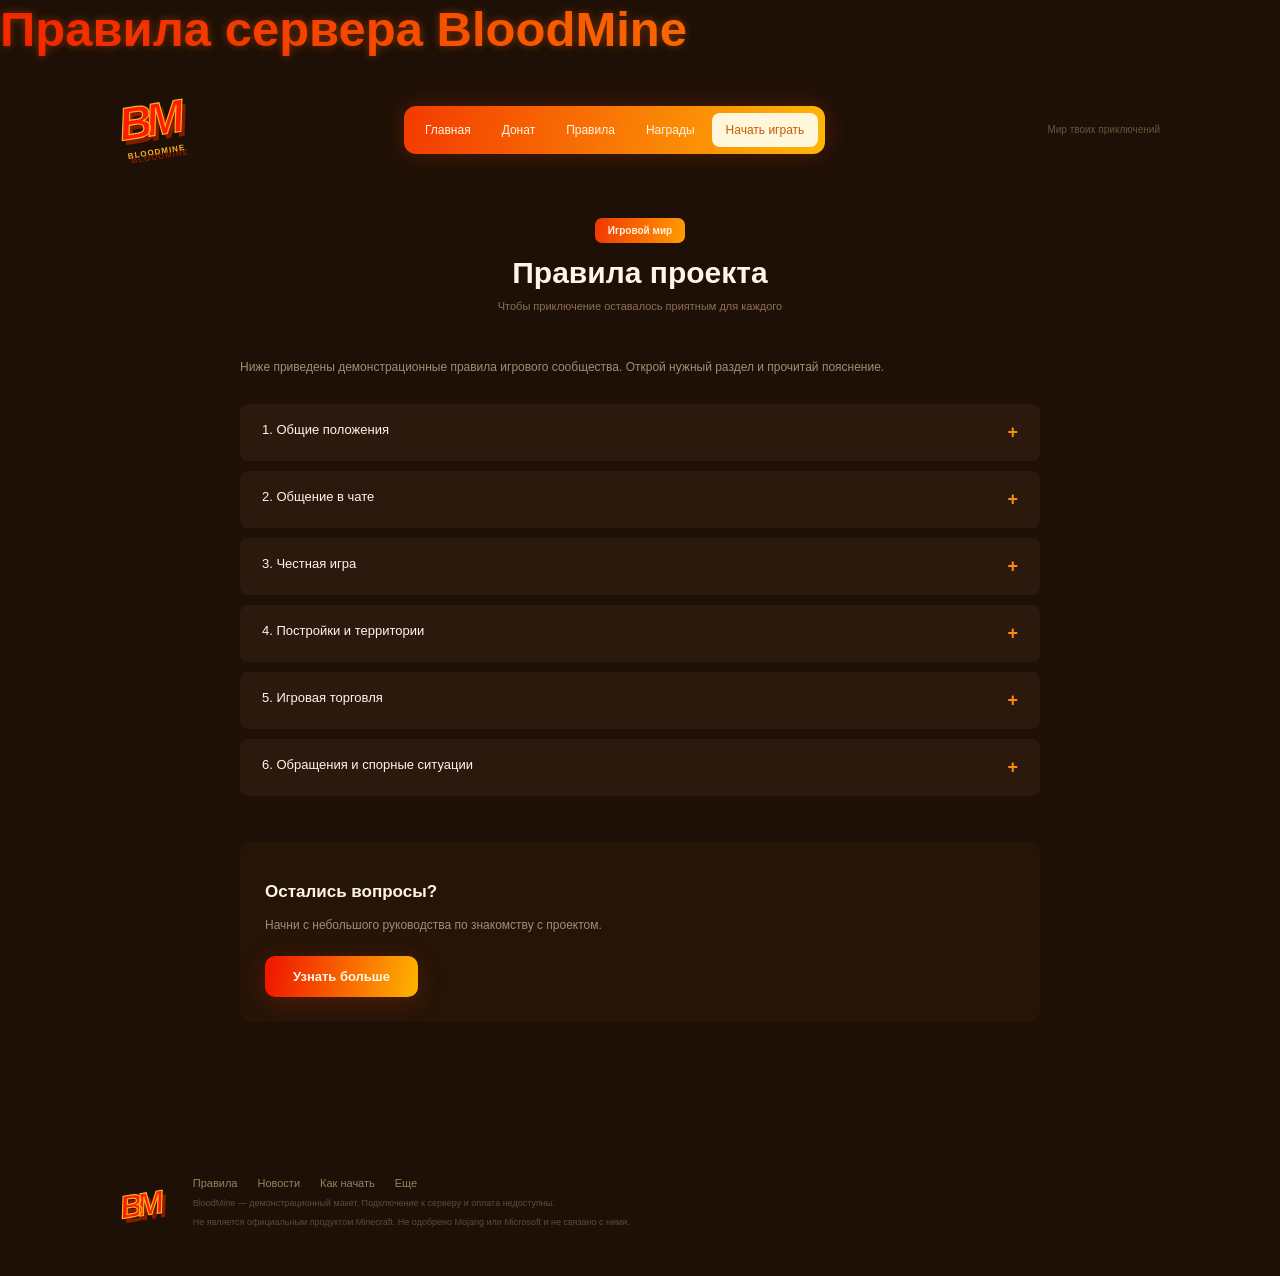
<file: rules.html>
<!DOCTYPE html>
<html lang="ru">
<head>
  <meta charset="UTF-8">
  <title>Правила сервера</title>
  <meta name="description" content="Правила сервера BloodMine: все о поведении, читах, банах и игре с друзьями. Узнай, что можно, а что запрещено, чтобы играть безопасно и комфортно.">
  <meta name="keywords" content="minecraft, сервер, сервер майнкрафт, майнкрафт сервер, лучший сервер, донат, minecraft сервер">
  <script src="assets/js/catalog.js"></script>
  <script src="assets/js/widgets.js"></script>
  <link rel="stylesheet" href="assets/css/components.css">
  <link rel="stylesheet" href="assets/css/styles.css">
  <style>h1 { /* Или более специфичный селектор, например .page-rules h1 */
  font-size: 3.5em; /* Чуть меньше, чем на главной */
  margin: 0 0 20px 0;
  background: linear-gradient(100deg, #f01a00 5%, #ffb400 100%);
  -webkit-background-clip: text;
  -webkit-text-fill-color: transparent;
  background-clip: text;
  color: transparent;
  text-shadow: 0 0 8px rgba(255, 100, 0, 0.4);
  line-height: 1.2;
}</style>
</head>
<body>
  <h1>Правила сервера BloodMine</h1>
    <div class="header wrap">
      <a class="logo" href="index.html">BM<span>BLOODMINE</span></a>
      <div class="nav">
        <a href="index.html">Главная</a><a href="index.html#shop">Донат</a><a href="rules.html">Правила</a><a href="rewards.html">Награды</a>
        <a class="nav-light" href="how-to-play.html">Начать играть</a>
      </div>
      <div class="header-note">Мир твоих приключений</div>
    </div>
    <div class="wrap inner-page"><div class="section-title"><span class="pill">Игровой мир</span><h2>Правила проекта</h2><p>Чтобы приключение оставалось приятным для каждого</p></div><div class="rules-intro"><p>Ниже приведены демонстрационные правила игрового сообщества. Открой нужный раздел и прочитай пояснение.</p></div><div class="rules-list"><div class="rule"><div class="rule-heading" onclick="toggleRule(this)"><span>1. Общие положения</span><b>+</b></div><div class="rule-content">Уважайте других участников. Перед началом игры ознакомьтесь с правилами и уточните непонятные пункты. Правила помогают сохранять понятные условия для всех. Незнание правил не освобождает от необходимости их соблюдать.</div></div>
<div class="rule"><div class="rule-heading" onclick="toggleRule(this)"><span>2. Общение в чате</span><b>+</b></div><div class="rule-content">Не оскорбляйте собеседников, не засоряйте чат повторяющимися сообщениями и не публикуйте чужие личные сведения. Для разногласий используйте спокойное обсуждение. Сообщение должно быть понятно другим игрокам.</div></div>
<div class="rule"><div class="rule-heading" onclick="toggleRule(this)"><span>3. Честная игра</span><b>+</b></div><div class="rule-content">Не используйте программы и изменения клиента, дающие запрещенное преимущество. Не пытайтесь обходить ограничения игры. Если заметили ошибку, опишите обстоятельства ее появления и не используйте ее против других игроков.</div></div>
<div class="rule"><div class="rule-heading" onclick="toggleRule(this)"><span>4. Постройки и территории</span><b>+</b></div><div class="rule-content">Уважайте границы чужих построек. Перед совместным строительством договоритесь о доступе и обязанностях. Не выдавайте чужую работу за свою и не мешайте другим участникам развивать их территорию.</div></div>
<div class="rule"><div class="rule-heading" onclick="toggleRule(this)"><span>5. Игровая торговля</span><b>+</b></div><div class="rule-content">Заранее обсуждайте условия обмена. Проверяйте предмет и количество до подтверждения договоренности. Не обманывайте других игроков и не обещайте то, что не можете передать.</div></div>
<div class="rule"><div class="rule-heading" onclick="toggleRule(this)"><span>6. Обращения и спорные ситуации</span><b>+</b></div><div class="rule-content">Опишите, что произошло, когда это случилось и какие действия этому предшествовали. Сохраните снимки экрана. По одному короткому сообщению без контекста трудно понять обстоятельства ситуации.</div></div></div><div class="bottom-help"><h4>Остались вопросы?</h4><p>Начни с небольшого руководства по знакомству с проектом.</p><a class="orange" href="how-to-play.html">Узнать больше</a></div></div>
    <div class="footer wrap">
      <a class="logo small-logo" href="index.html">BM</a>
      <div><div class="footer-links"><a href="rules.html">Правила</a><a href="news.html">Новости</a><a href="how-to-play.html">Как начать</a><a href="archive.html">Еще</a></div>
      <p>BloodMine — демонстрационный макет. Подключение к серверу и оплата недоступны.</p>
      <p>Не является официальным продуктом Minecraft. Не одобрено Mojang или Microsoft и не связано с ними.</p></div>
    </div>
    <div class="overlay" id="dialog"><div class="modal"><div class="modal-close" onclick="closeDialog()">×</div><div class="pill">BloodMine</div><h2 id="dialog-title">Информация</h2><p id="dialog-text"></p><button class="orange" onclick="closeDialog()">Понятно</button></div></div>
    <div class="toast" id="toast"></div>
    <script src="assets/js/app.js"></script><script src="assets/js/effects.js"></script>
</body>
</html>
</file>
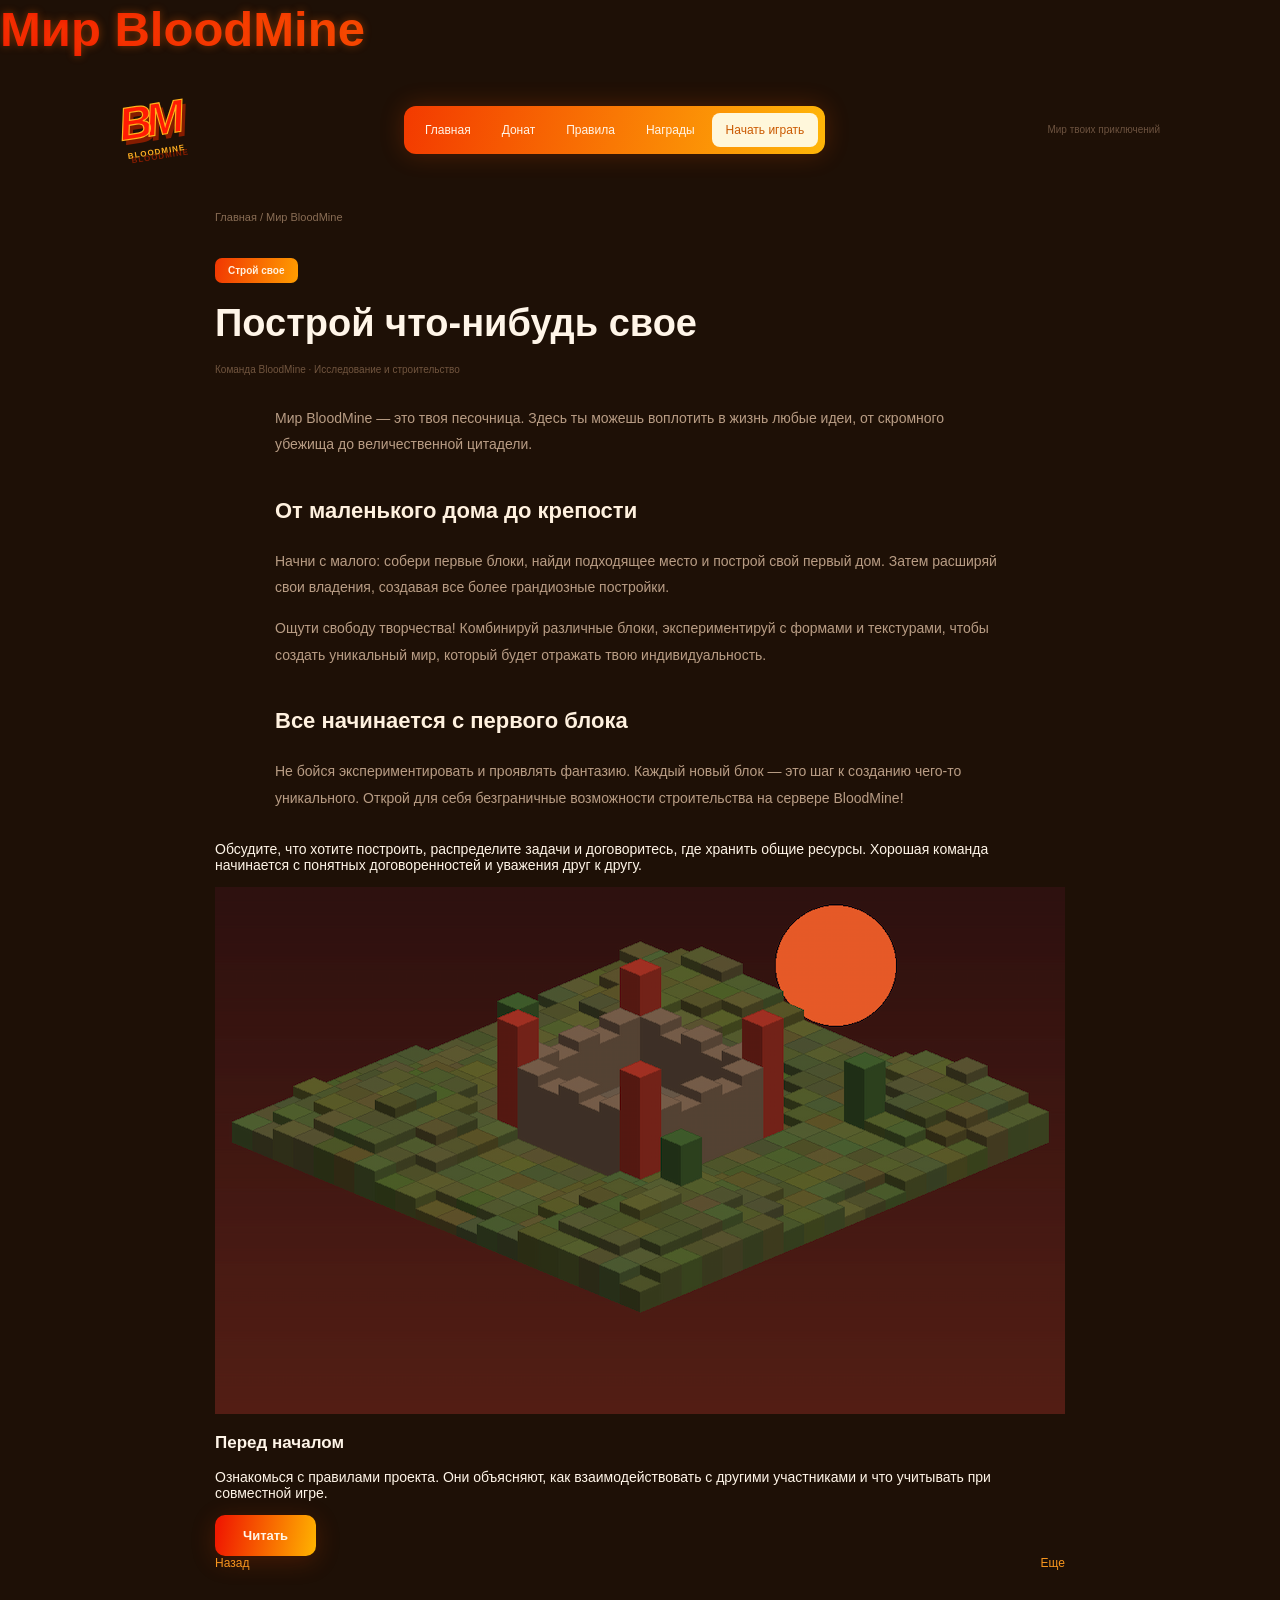
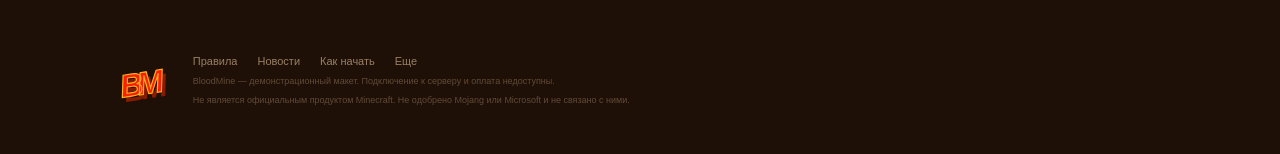
<file: world.html>
<!DOCTYPE html>
<html lang="ru">
<head>
  <meta charset="UTF-8">
  <title>Мир BloodMine</title>
  <meta name="description" content="Исследуй и строй в мире BloodMine. Построй свою крепость или уютный дом!">
  <meta name="keywords" content="minecraft, сервер, сервер майнкрафт, майнкрафт сервер, лучший сервер, строительство, мир, дом, крепость">
  <script src="assets/js/catalog.js"></script>
  <script src="assets/js/widgets.js"></script>
  <link rel="stylesheet" href="assets/css/components.css">
  <link rel="stylesheet" href="assets/css/styles.css">
  <style>h1 {
  font-size: 3.5em;
  margin: 0 0 20px 0;
  background: linear-gradient(100deg, #f01a00 5%, #ffb400 100%);
  -webkit-background-clip: text;
  -webkit-text-fill-color: transparent;
  background-clip: text;
  color: transparent;
  text-shadow: 0 0 8px rgba(255, 100, 0, 0.4);
  line-height: 1.2;
}</style>
</head>
<body>
  <h1>Мир BloodMine</h1>
    <div class="header wrap">
      <a class="logo" href="index.html">BM<span>BLOODMINE</span></a>
      <div class="nav">
        <a href="index.html">Главная</a><a href="index.html#shop">Донат</a><a href="rules.html">Правила</a><a href="rewards.html">Награды</a>
        <a class="nav-light" href="how-to-play.html">Начать играть</a>
      </div>
      <div class="header-note">Мир твоих приключений</div>
    </div>
    <div class="wrap article-page">
      <div class="breadcrumbs"><a href="index.html">Главная</a> / Мир BloodMine</div>
      <span class="pill">Строй свое</span>
      <h2>Построй что-нибудь свое</h2>
      <p class="article-meta">Команда BloodMine · Исследование и строительство</p>
      <div class="article-body">
        <p>Мир BloodMine — это твоя песочница. Здесь ты можешь воплотить в жизнь любые идеи, от скромного убежища до величественной цитадели.</p>
        <h4>От маленького дома до крепости</h4>
        <p>Начни с малого: собери первые блоки, найди подходящее место и построй свой первый дом. Затем расширяй свои владения, создавая все более грандиозные постройки.</p>
        <p>Ощути свободу творчества! Комбинируй различные блоки, экспериментируй с формами и текстурами, чтобы создать уникальный мир, который будет отражать твою индивидуальность.</p>
        <h4>Все начинается с первого блока</h4>
        <p>Не бойся экспериментировать и проявлять фантазию. Каждый новый блок — это шаг к созданию чего-то уникального. Открой для себя безграничные возможности строительства на сервере BloodMine!</p>
      </div>
      <!-- Блок с контентом из вашего сообщения -->
      <p>Обсудите, что хотите построить, распределите задачи и договоритесь, где хранить общие ресурсы. Хорошая команда начинается с понятных договоренностей и уважения друг к другу.</p>
      <img src="assets/images/world.png"> <!-- Предполагаемое изображение -->
      <h4>Перед началом</h4>
      <p>Ознакомься с правилами проекта. Они объясняют, как взаимодействовать с другими участниками и что учитывать при совместной игре.</p>
      <a class="orange" href="rules.html">Читать</a>
      <!-- Конец блока из вашего сообщения -->
      <div class="article-bottom"><a href="news.html">Назад</a><a href="index.html#shop">Еще</a></div>
    </div>
    <div class="footer wrap">
      <a class="logo small-logo" href="index.html">BM</a>
      <div>
        <div class="footer-links"><a href="rules.html">Правила</a><a href="news.html">Новости</a><a href="how-to-play.html">Как начать</a><a href="archive.html">Еще</a></div>
        <p>BloodMine — демонстрационный макет. Подключение к серверу и оплата недоступны.</p>
        <p>Не является официальным продуктом Minecraft. Не одобрено Mojang или Microsoft и не связано с ними.</p>
      </div>
    </div>
    <div class="overlay" id="dialog"><div class="modal"><div class="modal-close" onclick="closeDialog()">×</div><div class="pill">BloodMine</div><h2 id="dialog-title">Информация</h2><p id="dialog-text"></p><button class="orange" onclick="closeDialog()">Понятно</button></div></div>
    <div class="toast" id="toast"></div>
    <script src="assets/js/app.js"></script><script src="assets/js/effects.js"></script>
</body>
</html>
</file>
<file: assets/css/components.css>

</file>
<file: assets/css/styles.css>
* {
    box-sizing: border-box;
}

html {
    scroll-behavior: smooth;
}

body {
    margin: 0;
    min-width: 1100px;
    color: #fff5e8;
    background: #1e1006;
    font-family: "Trebuchet MS", Arial, sans-serif;
    font-size: 14px;
}

a {
    color: inherit;
    text-decoration: none;
}

h1 {
  font-size: 3.6em;
  margin: 0 0 18px 0;
  background: linear-gradient(100deg, #f01a00 5%, #ffb400 100%);
  -webkit-background-clip: text;
  -webkit-text-fill-color: transparent;
  background-clip: text;
  color: transparent;
  text-shadow: 0 0 10px rgba(255, 100, 0, 0.5);
  line-height: 1.15;
  font-weight: 900;
}

button {
    font-family: inherit;
    cursor: pointer;
    border: 0;
    color: white;
}

.wrap {
    width: 1040px;
    margin: 0 auto;
}

.header {
    height: 102px;
    display: flex;
    align-items: center;
    justify-content: space-between;
}

.logo {
    display: inline-block;
    color: #ff1b04;
    font-family: Impact, "Arial Black", sans-serif;
    font-weight: 900;
    font-style: italic;
    font-size: 46px;
    line-height: .8;
    letter-spacing: -6px;
    transform: rotate(-9deg);
    -webkit-text-stroke: 1.2px #ffb11a;
    text-shadow: 3px 5px #851c00;
}

.logo span {
    display: block;
    font: bold 8px Arial;
    letter-spacing: 1px;
    margin: 9px 0 0 4px;
    -webkit-text-stroke: 0;
    color: #ffaf22;
}

.nav {
    display: flex;
    gap: 3px;
    align-items: center;
    padding: 7px;
    border-radius: 12px;
    background: linear-gradient(100deg,#f33a00,#ffb608);
    box-shadow: 0 0 24px #ff510039;
}

.nav a {
    font-size: 12px;
    padding: 10px 14px;
    border-radius: 8px;
}

.nav a:hover {
    background: #ffffff20;
}

.nav-light {
    background: #fff7db;
    color: #cb5a02;
}

.header-note {
    color: #6c523f;
    font-size: 10px;
}

.hero {
    height: 430px;
    position: relative;
    display: flex;
    align-items: center;
}

.hero-copy {
    width: 500px;
    position: relative;
    z-index: 1;
}

.eyebrow {
    text-transform: uppercase;
    color: #d79562;
    font-size: 10px;
    letter-spacing: 1.6px;
}

h2 {
    font-size: 32px;
    line-height: 1.08;
    margin: 18px 0;
    font-weight: 900;
}

.hero h2 {
    font-size: 40px;
    letter-spacing: -.8px;
}

.hero h2 span {
    color: #fff7e8;
}

.hero p {
    width: 390px;
    font-size: 13px;
    line-height: 1.6;
    color: #ae9584;
}

.hero-players {
    position: absolute;
    left: 448px;
    top: 8px;
    width: 610px;
    height: auto;
}

.orange {
    display: inline-block;
    text-align: center;
    padding: 13px 28px;
    background: linear-gradient(100deg,#f01a00 5%,#ffb400 100%);
    color: #fff7e8;
    border-radius: 10px;
    font-size: 13px;
    font-weight: bold;
    box-shadow: 0 5px 25px #e9410036;
}

.orange:hover {
    filter: brightness(1.1);
}

.hero-button {
    width: 345px;
    margin-top: 15px;
}

.hero-button span {
    margin-left: 100px;
}

.section-title {
    text-align: center;
    margin: 22px 0 35px;
}

.pill {
    display: inline-block;
    border-radius: 7px;
    background: linear-gradient(100deg,#f13702,#ff9d00);
    color: #fff1df;
    padding: 7px 13px;
    font-size: 10px;
    font-weight: bold;
}

.section-title h2 {
    margin: 14px 0 10px;
    font-size: 30px;
}

.section-title p {
    color: #8a6f5a;
    font-size: 11px;
}

.shop-section {
    padding-top: 8px;
}

.store {
    width: 918px;
    margin: auto;
    padding: 18px;
    border-radius: 20px;
    background: #180c04;
    box-shadow: 0 15px 30px #00000035;
}

.tabs {
    display: flex;
    gap: 7px;
    margin: 0 0 20px 187px;
}

.tab {
    padding: 8px 14px;
    font-size: 13px;
    cursor: pointer;
    color: #8a7464;
    border-radius: 7px;
}

.tab.active {
    background: linear-gradient(100deg,#f52300,#ff8900);
    color: #fff;
}

.store-body {
    display: flex;
    gap: 15px;
}

.store-preview {
    width: 170px;
    text-align: center;
    background: #120a04;
    border-radius: 12px;
    overflow: hidden;
}

h4 {
    margin: 16px 0;
    font-size: 17px;
}

.store-preview h4 {
    font-size: 15px;
}

.store-preview img {
    width: 175px;
    height: auto;
    margin-left: -4px;
}

.product-column {
    width: 258px;
}

.column-heading {
    background: linear-gradient(100deg,#f52b00,#ff9000);
    padding: 10px;
    border-radius: 8px;
    text-align: center;
    font-size: 12px;
    font-weight: bold;
    margin-bottom: 10px;
}

.column-heading.secondary {
    background: #2b170b;
}

.product-row {
    display: flex;
    justify-content: space-between;
    padding: 10px 12px;
    margin: 5px 0;
    background: #2b190d;
    border-radius: 6px;
    font-size: 12px;
    cursor: pointer;
}

.product-row.chosen {
    background: #6a3f22;
}

.product-row:hover {
    background: #77401b;
}

.product-price {
    color: #baa28b;
    font-size: 11px;
}

.description-column {
    width: 398px;
    padding: 0 5px 18px 4px;
    background: #210f05;
    border-radius: 10px;
}

.description-column h4 {
    margin: 25px 20px 12px;
    font-size: 17px;
}

.description-column ul {
    padding: 0 22px 0 38px;
    color: #b8a28d;
    font-size: 12px;
    line-height: 2;
    min-height: 125px;
}

.description-column li span {
    color: #ff9e0b;
}

.term-label {
    font-size: 10px;
    color: #775e4b;
    margin: 15px 20px 8px;
}

.terms {
    display: flex;
    gap: 10px;
    font-size: 10px;
    margin: 0 20px 17px;
    color: #826953;
}

.terms span {
    padding: 7px 10px;
    border-radius: 5px;
    cursor: pointer;
}

.terms .selected {
    background: #ef780a;
    color: #fff;
}

.description-column .orange {
    display: block;
    margin: 0 20px;
    width: 350px;
}

.fineprint {
    color: #5c402c;
    font-size: 9px;
    text-align: center;
    margin: 12px 0 0;
}

.news-section {
    padding-top: 70px;
}

.news-grid {
    display: grid;
    grid-template-columns: repeat(3,1fr);
    gap: 20px;
    margin-top: 38px;
}

.news-card {
    background: #28160c;
    border-radius: 12px;
    overflow: hidden;
}

.news-card img {
    width: 100%;
    display: block;
}

.news-copy {
    padding: 20px;
}

.news-copy h4 {
    font-size: 18px;
}

.news-copy p {
    color: #9c8270;
    font-size: 12px;
    line-height: 1.7;
}

.news-copy a,.text-link {
    display: inline-block;
    font-size: 12px;
    color: #ff920d;
    margin-top: 10px;
}

.text-link {
    display: block;
    width: max-content;
    margin: 28px auto;
}

.about {
    margin-top: 65px;
    padding: 25px 30px;
    background: #241207;
    border-radius: 14px;
}

.about p {
    color: #765c46;
    font-size: 11px;
    line-height: 1.7;
}

.about a {
    color: #e68d22;
    font-size: 11px;
}

.footer {
    display: flex;
    gap: 35px;
    padding: 55px 0 40px;
    align-items: center;
}

.small-logo {
    font-size: 32px;
}

.footer-links {
    display: flex;
    gap: 20px;
    font-size: 11px;
    color: #9a7f64;
}

.footer p {
    color: #614a38;
    font-size: 9px;
    margin: 9px 0;
}

.inner-page {
    padding: 15px 50px 55px;
    min-height: 760px;
}

.inner-page .section-title {
    margin-bottom: 45px;
}

.rules-intro {
    color: #a58b76;
    font-size: 12px;
    margin: auto auto 25px;
    width: 800px;
    line-height: 1.8;
}

.rules-list {
    width: 800px;
    margin: auto;
}

.rule {
    margin: 10px 0;
    border-radius: 8px;
    overflow: hidden;
    background: #2c190d;
}

.rule-heading {
    display: flex;
    justify-content: space-between;
    padding: 18px 22px;
    font-size: 13px;
    cursor: pointer;
}

.rule-heading b {
    color: #ff8b0b;
    font-size: 18px;
}

.rule-content {
    display: none;
    padding: 8px 22px 25px;
    font-size: 12px;
    color: #aa8b74;
    line-height: 1.9;
}

.rule.open .rule-content {
    display: block;
}

.bottom-help {
    width: 800px;
    margin: 45px auto;
    padding: 25px;
    background: #261407;
    border-radius: 12px;
}

.bottom-help p {
    font-size: 12px;
    color: #a58b76;
}

.bottom-help .orange {
    margin-top: 12px;
}

.rewards-grid {
    display: grid;
    grid-template-columns: repeat(3,1fr);
    gap: 18px;
}

.reward-card {
    padding: 22px;
    text-align: center;
    border-radius: 12px;
    background: linear-gradient(145deg,#d75519,#f29339);
    position: relative;
}

.reward-number {
    position: absolute;
    top: 18px;
    left: 18px;
    font-size: 11px;
    color: #ffd3a3;
}

.reward-card img {
    display: block;
    width: 160px;
    margin: auto;
}

.reward-card h4 {
    margin: 3px 0 10px;
}

.reward-card p {
    font-size: 11px;
    color: #6d3219;
    min-height: 30px;
}

.reward-card .orange {
    width: 100%;
    padding: 10px;
}

.reward-banner {
    display: flex;
    gap: 35px;
    padding: 20px 65px;
    margin-top: 45px;
    background: #2b170b;
    border-radius: 15px;
    align-items: center;
}

.reward-banner img {
    width: 140px;
}

.reward-banner p {
    color: #9f816c;
    font-size: 12px;
}

.reward-banner a {
    color: #f99922;
    font-size: 12px;
}

.guide-layout {
    display: flex;
    gap: 50px;
}

.guide-steps {
    width: 600px;
}

.guide-step {
    margin-bottom: 16px;
    padding: 20px 25px;
    background: #2b180c;
    border-radius: 12px;
}

.guide-step>span {
    color: #ff8908;
    font-size: 11px;
}

.guide-step h4 {
    margin: 10px 0;
}

.guide-step p {
    font-size: 12px;
    color: #a88c76;
    line-height: 1.8;
}

.guide-step a {
    color: #ff9517;
    font-size: 12px;
}

.guide-player {
    width: 250px;
    height: 375px;
    margin-top: 35px;
}

.guide-note {
    padding: 25px;
    background: #2d180a;
    border-radius: 12px;
    margin: 30px 0;
}

.guide-note p {
    color: #ba9c81;
    font-size: 12px;
    line-height: 1.8;
}

.guide-note .orange {
    margin-top: 12px;
}

.faq {
    margin-top: 45px;
}

.news-wide {
    margin-top: 40px;
    display: flex;
    align-items: center;
    gap: 40px;
    background: #291509;
    padding: 15px 35px;
    border-radius: 16px;
}

.news-wide img {
    width: 360px;
}

.news-wide p {
    color: #a88b72;
    font-size: 12px;
    line-height: 1.8;
}

.news-wide a {
    color: #ff9823;
    font-size: 12px;
}

.article-page {
    width: 850px;
    padding: 30px 0;
}

.breadcrumbs {
    color: #886c54;
    font-size: 11px;
    margin: 0 0 35px;
}

.article-page h2 {
    font-size: 38px;
    margin: 20px 0;
}

.article-meta {
    color: #71553f;
    font-size: 10px;
}

.article-cover {
    width: 850px;
    border-radius: 12px;
    margin-top: 20px;
}

.article-body {
    width: 730px;
    margin: 30px auto;
    font-size: 14px;
    line-height: 1.9;
    color: #b99d85;
}

.article-body h4 {
    color: #fff1df;
    font-size: 22px;
    margin-top: 32px;
}

.article-body img {
    width: 730px;
    margin: 20px 0;
}

.article-bottom {
    display: flex;
    justify-content: space-between;
    color: #f8961e;
    font-size: 12px;
}

.overlay {
    position: fixed;
    inset: 0;
    background: #000b;
    z-index: 30;
    display: none;
    align-items: center;
    justify-content: center;
}

.overlay.visible {
    display: flex;
}

.modal {
    width: 470px;
    padding: 40px;
    border-radius: 15px;
    background: #2b180c;
    position: relative;
    box-shadow: 0 15px 60px #000a;
}

.modal h2 {
    font-size: 26px;
}

.modal p {
    color: #bba087;
    font-size: 13px;
    line-height: 1.8;
}

.modal-close {
    position: absolute;
    right: 20px;
    top: 15px;
    cursor: pointer;
    color: #a78261;
    font-size: 24px;
}

.modal .orange {
    width: 100%;
    margin-top: 20px;
}

.toast {
    position: fixed;
    bottom: 25px;
    left: 45%;
    background: #b64a09;
    padding: 14px 30px;
    border-radius: 8px;
    display: none;
}

.hero-players {
    height: 410px;
    top: 8px;
}

.hero-players img {
    position: absolute;
    width: auto;
}

.hero-back {
    left: -5px;
    top: 55px;
    height: 340px;
}

.hero-front {
    left: 285px;
    top: 0;
    height: 400px;
}

.news-wide>img {
    width: 300px;
    max-height: 300px;
    object-fit: contain;
}
</file>
